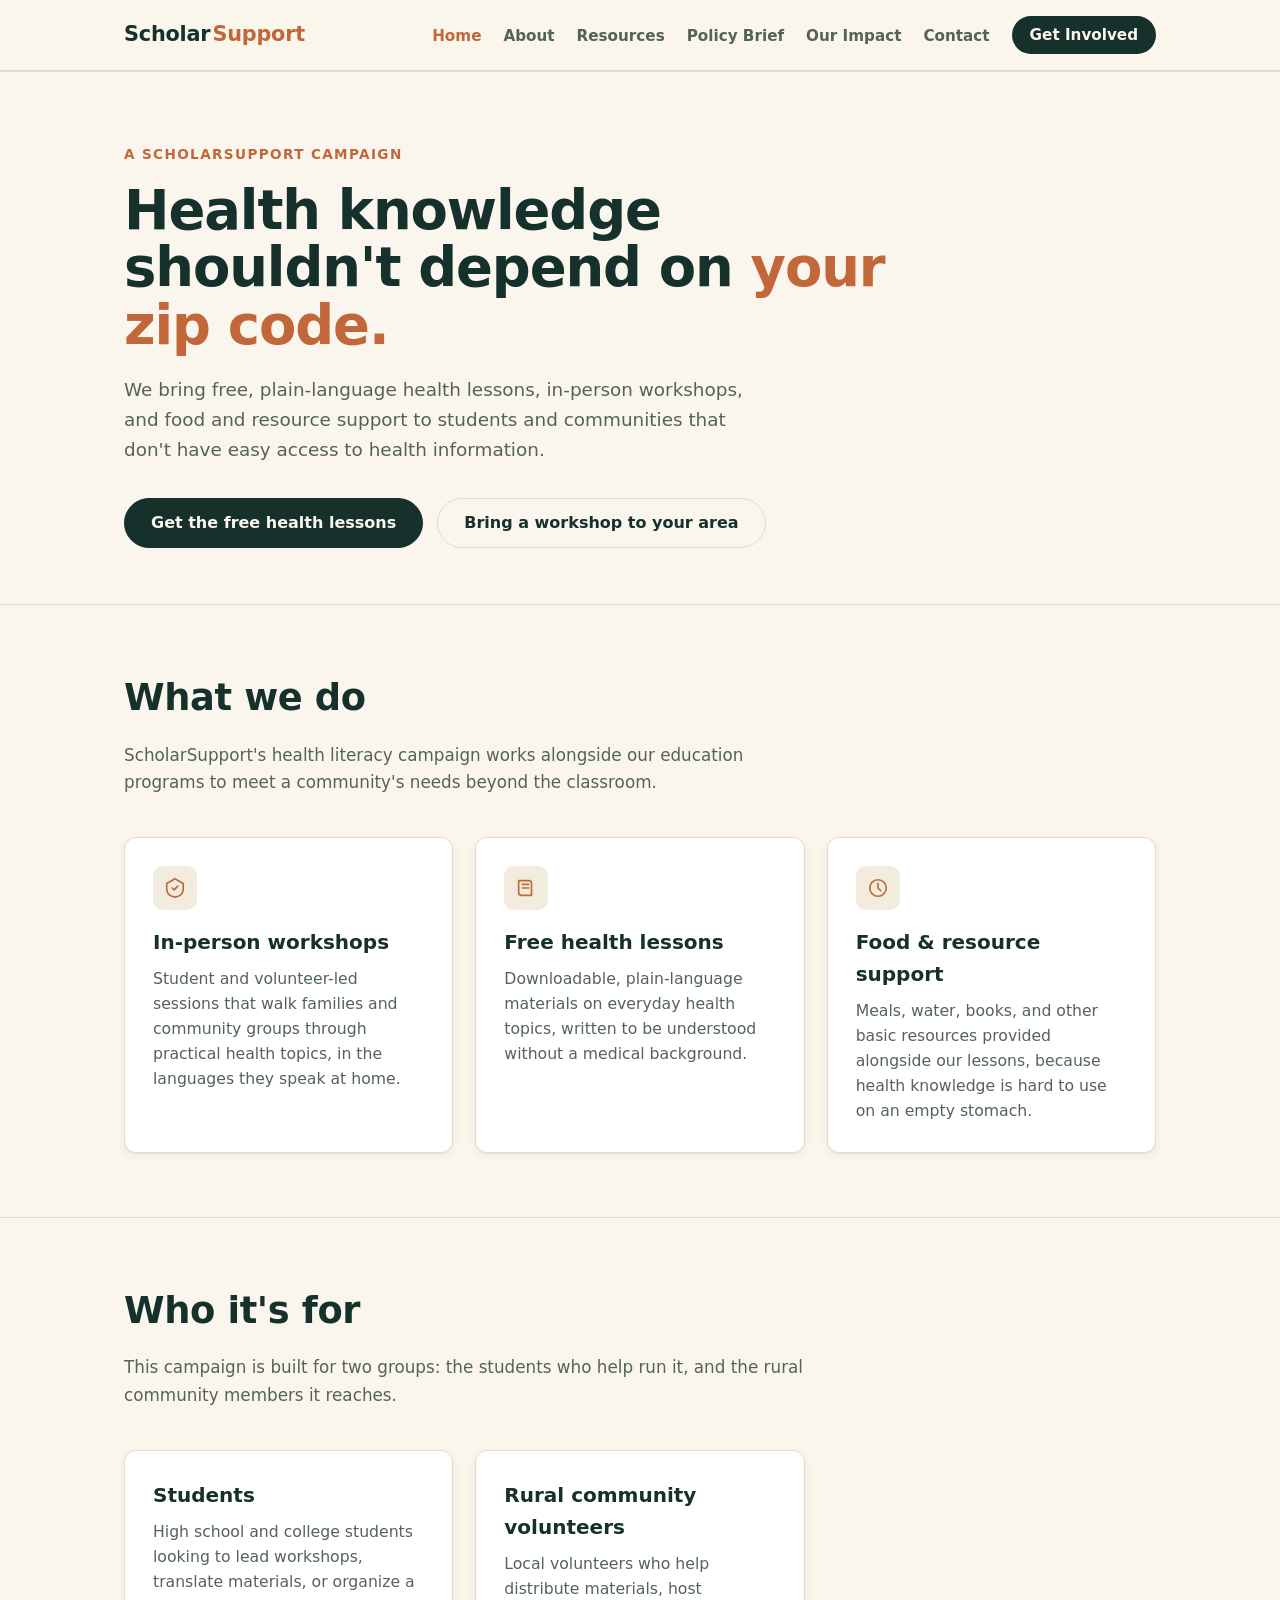
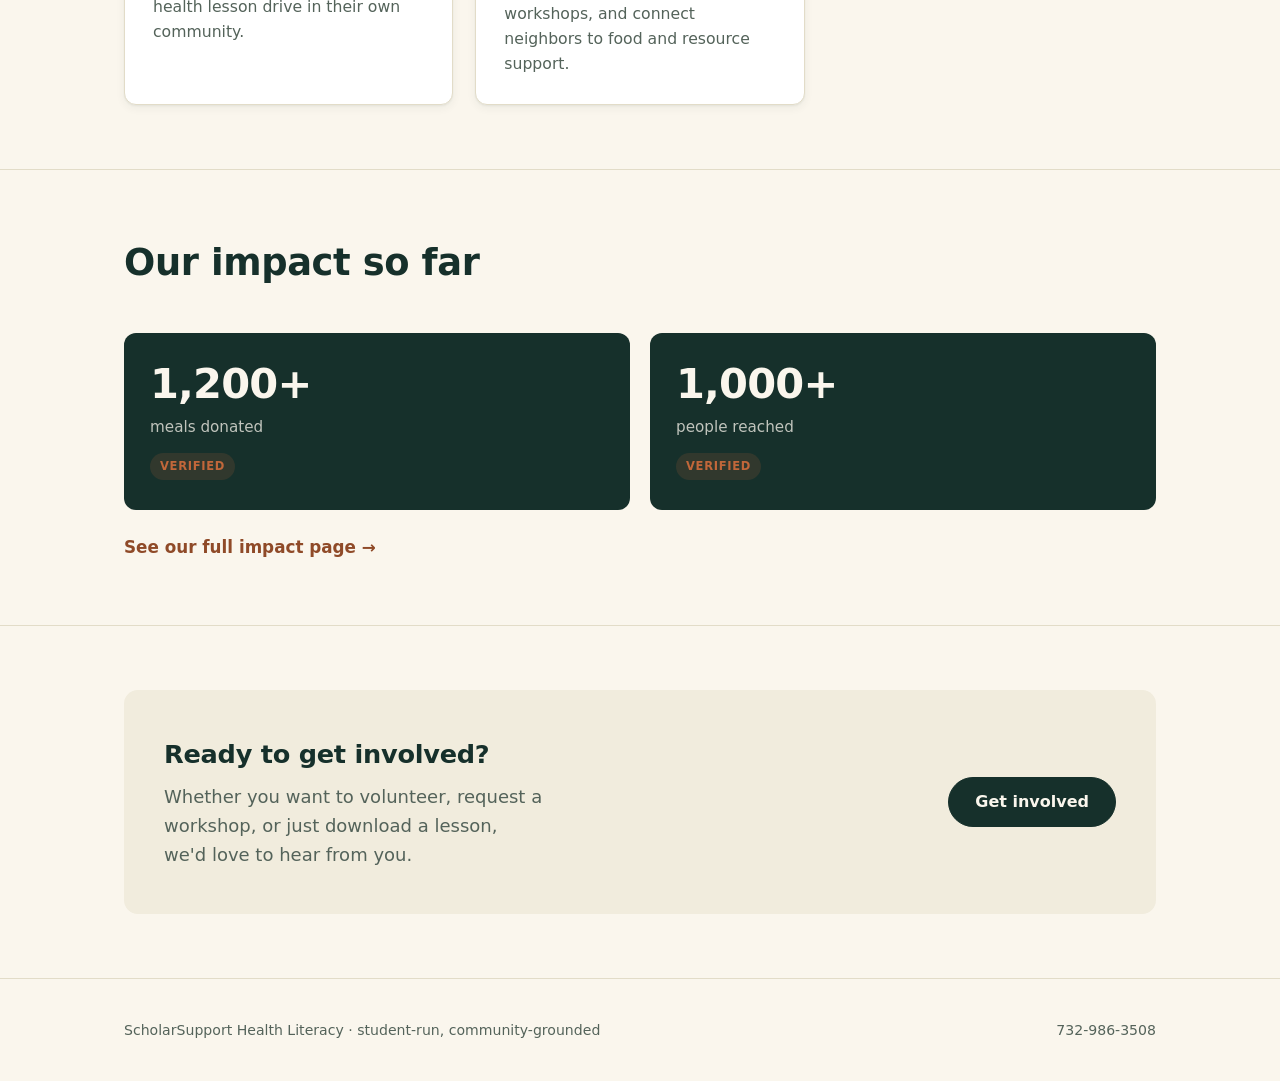
<file: index.html>
<!DOCTYPE html>
<html lang="en">
<head>
<meta charset="UTF-8">
<meta name="viewport" content="width=device-width, initial-scale=1.0">
<title>ScholarSupport Health Literacy | Free Health Lessons for Underserved Communities</title>
<meta name="description" content="ScholarSupport's health literacy campaign brings free, plain-language health lessons, workshops, and food resources to under-resourced and rural communities.">
<link rel="canonical" href="https://scholarsupports.org/">
<meta property="og:type" content="website">
<meta property="og:title" content="ScholarSupport Health Literacy">
<meta property="og:description" content="Free, plain-language health lessons, workshops, and food resources for under-resourced and rural communities.">
<meta property="og:url" content="https://scholarsupports.org/">
<meta property="og:image" content="https://scholarsupports.org/assets/og-image.svg">
<meta name="twitter:card" content="summary_large_image">
<link rel="stylesheet" href="styles.css?v=3">
<script type="application/ld+json">
{
  "@context": "https://schema.org",
  "@type": "NGO",
  "name": "ScholarSupport",
  "url": "https://scholarsupports.org/",
  "telephone": "+1-732-986-3508",
  "description": "Student-run health literacy campaign providing free plain-language health lessons, workshops, and food resources to under-resourced and rural communities.",
  "areaServed": "Under-resourced and rural communities"
}
</script>
</head>
<body>
<a href="#main" class="skip-link">Skip to main content</a>

<header class="site-header">
  <div class="nav-inner">
    <a href="index.html" class="brand">Scholar<em>Support</em></a>
    <ul class="nav-links">
      <li><a href="index.html" aria-current="page">Home</a></li>
      <li><a href="about.html">About</a></li>
      <li><a href="resources.html">Resources</a></li>
      <li><a href="policy-brief.html">Policy Brief</a></li>
      <li><a href="stats.html">Our Impact</a></li>
      <li><a href="contact.html">Contact</a></li>
      <li><a href="get-involved.html" class="nav-cta">Get Involved</a></li>
    </ul>
    <button class="hamburger" id="hamburgerBtn" aria-label="Toggle menu" aria-expanded="false" aria-controls="mobileMenu">
      <span></span><span></span><span></span>
    </button>
  </div>
  <div class="mobile-menu" id="mobileMenu">
    <a href="index.html">Home</a>
    <a href="about.html">About</a>
    <a href="resources.html">Resources</a>
    <a href="policy-brief.html">Policy Brief</a>
    <a href="stats.html">Our Impact</a>
    <a href="contact.html">Contact</a>
    <a href="get-involved.html">Get Involved</a>
  </div>
</header>

<main id="main">

<section class="hero">
  <div class="wrap">
    <div class="eyebrow">A ScholarSupport Campaign</div>
    <h1>Health knowledge shouldn't depend on <em>your zip code.</em></h1>
    <p class="lede">We bring free, plain-language health lessons, in-person workshops, and food and resource support to students and communities that don't have easy access to health information.</p>
    <div class="cta-row">
      <a href="resources.html" class="btn">Get the free health lessons</a>
      <a href="get-involved.html" class="btn btn-outline">Bring a workshop to your area</a>
    </div>
  </div>
</section>

<section aria-labelledby="what-we-do">
  <div class="wrap">
    <div class="section-head reveal">
      <h2 id="what-we-do">What we do</h2>
      <p class="section-sub">ScholarSupport's health literacy campaign works alongside our education programs to meet a community's needs beyond the classroom.</p>
    </div>
    <div class="pillars reveal">
      <div class="pillar">
        <div class="pillar-icon">
          <svg viewBox="0 0 24 24"><path d="M12 2 3 7v6c0 5 4 8 9 9 5-1 9-4 9-9V7l-9-5Z" stroke-linecap="round" stroke-linejoin="round"/><path d="m9 12 2 2 4-4" stroke-linecap="round" stroke-linejoin="round"/></svg>
        </div>
        <h3>In-person workshops</h3>
        <p>Student and volunteer-led sessions that walk families and community groups through practical health topics, in the languages they speak at home.</p>
      </div>
      <div class="pillar">
        <div class="pillar-icon">
          <svg viewBox="0 0 24 24"><path d="M4 4h11a3 3 0 0 1 3 3v13H7a3 3 0 0 1-3-3V4Z" stroke-linecap="round" stroke-linejoin="round"/><path d="M8 8h7M8 12h7" stroke-linecap="round"/></svg>
        </div>
        <h3>Free health lessons</h3>
        <p>Downloadable, plain-language materials on everyday health topics, written to be understood without a medical background.</p>
      </div>
      <div class="pillar">
        <div class="pillar-icon">
          <svg viewBox="0 0 24 24"><circle cx="12" cy="12" r="9"/><path d="M12 7v5l3 3" stroke-linecap="round" stroke-linejoin="round"/></svg>
        </div>
        <h3>Food &amp; resource support</h3>
        <p>Meals, water, books, and other basic resources provided alongside our lessons, because health knowledge is hard to use on an empty stomach.</p>
      </div>
    </div>
  </div>
</section>

<section aria-labelledby="who-its-for">
  <div class="wrap">
    <div class="section-head reveal">
      <h2 id="who-its-for">Who it's for</h2>
      <p class="section-sub">This campaign is built for two groups: the students who help run it, and the rural community members it reaches.</p>
    </div>
    <div class="pillars reveal">
      <div class="pillar">
        <h3>Students</h3>
        <p>High school and college students looking to lead workshops, translate materials, or organize a health lesson drive in their own community.</p>
      </div>
      <div class="pillar">
        <h3>Rural community volunteers</h3>
        <p>Local volunteers who help distribute materials, host workshops, and connect neighbors to food and resource support.</p>
      </div>
    </div>
  </div>
</section>

<section aria-labelledby="impact-teaser">
  <div class="wrap">
    <div class="section-head reveal">
      <h2 id="impact-teaser">Our impact so far</h2>
    </div>
    <div class="stat-grid reveal">
      <div class="stat-card">
        <div class="stat-num">1,200+</div>
        <div class="stat-label">meals donated</div>
        <div class="stat-verified">Verified</div>
      </div>
      <div class="stat-card">
        <div class="stat-num">1,000+</div>
        <div class="stat-label">people reached</div>
        <div class="stat-verified">Verified</div>
      </div>
    </div>
    <p class="section-sub" style="margin-top:24px;"><a href="stats.html" style="color:var(--accent-dim); font-weight:700; text-decoration:none;">See our full impact page →</a></p>
  </div>
</section>

<section aria-labelledby="cta-final">
  <div class="wrap">
    <div class="cta-banner reveal">
      <div>
        <h2 id="cta-final">Ready to get involved?</h2>
        <p>Whether you want to volunteer, request a workshop, or just download a lesson, we'd love to hear from you.</p>
      </div>
      <a href="get-involved.html" class="btn">Get involved</a>
    </div>
  </div>
</section>

</main>

<footer>
  <div class="wrap">
    <div>ScholarSupport Health Literacy · student-run, community-grounded</div>
    <div><a href="tel:+17329863508">732-986-3508</a></div>
  </div>
</footer>

<script src="nav.js"></script>
</body>
</html>
</file>
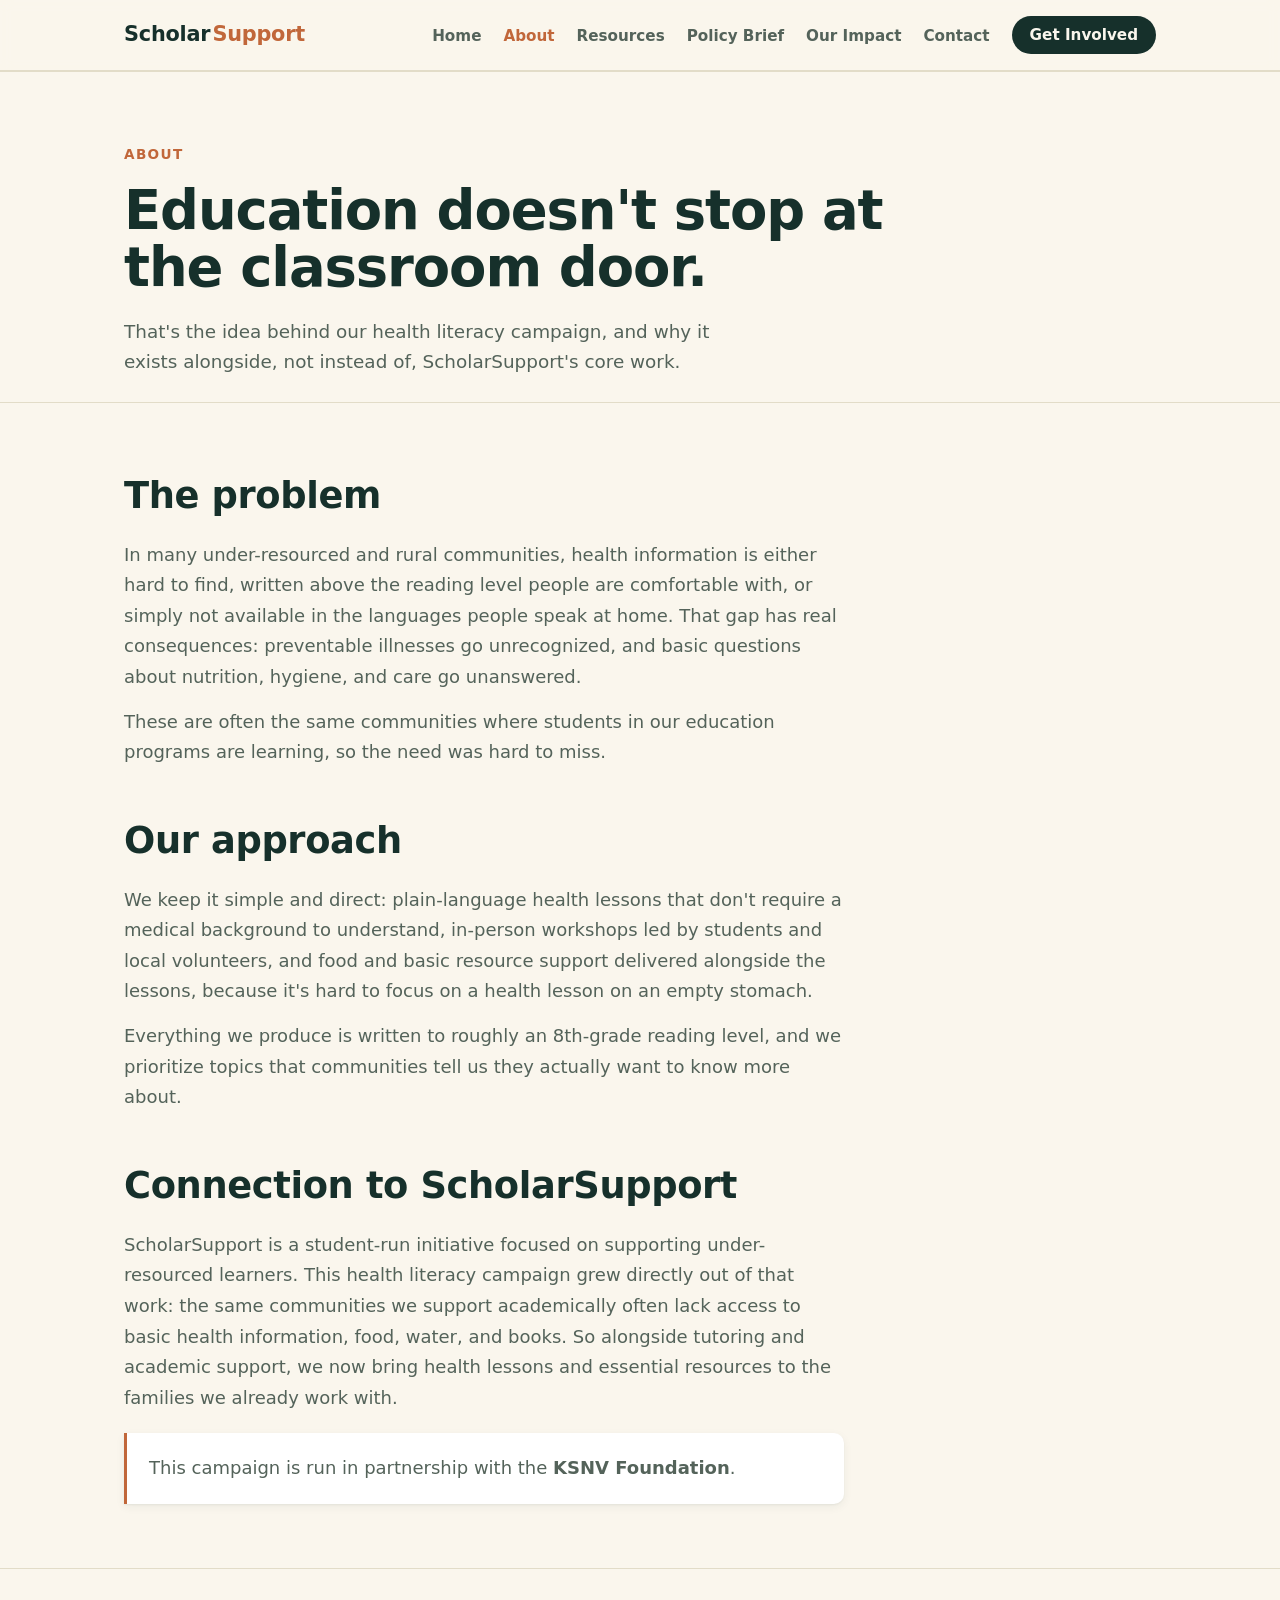
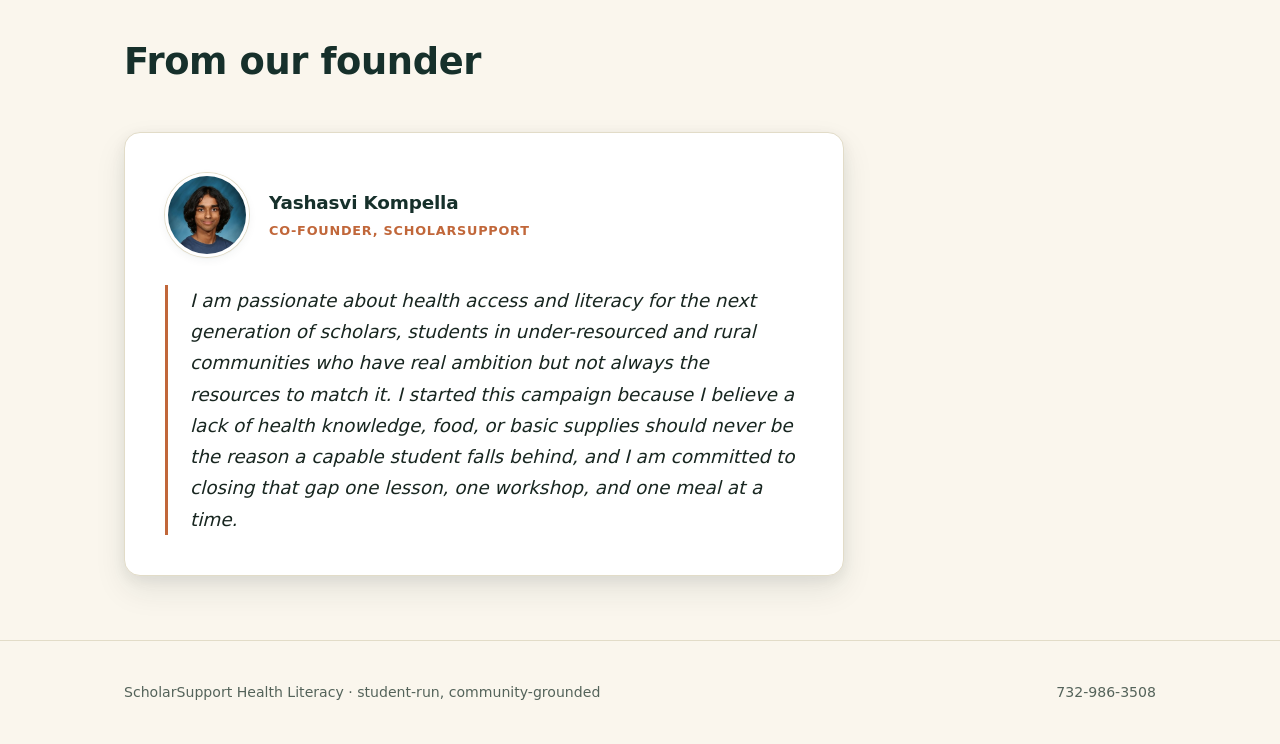
<file: about.html>
<!DOCTYPE html>
<html lang="en">
<head>
<meta charset="UTF-8">
<meta name="viewport" content="width=device-width, initial-scale=1.0">
<title>About | ScholarSupport Health Literacy</title>
<meta name="description" content="The problem we're addressing, how ScholarSupport's health literacy campaign approaches it, and how it connects to ScholarSupport's education work.">
<link rel="canonical" href="https://scholarsupports.org/about.html">
<meta property="og:type" content="website">
<meta property="og:title" content="About | ScholarSupport Health Literacy">
<meta property="og:description" content="The problem we're addressing, how we approach it, and how it connects to ScholarSupport's education work.">
<meta property="og:url" content="https://scholarsupports.org/about.html">
<meta property="og:image" content="https://scholarsupports.org/assets/og-image.svg">
<meta name="twitter:card" content="summary_large_image">
<link rel="stylesheet" href="styles.css?v=3">
<script type="application/ld+json">
{
  "@context": "https://schema.org",
  "@type": "NGO",
  "name": "ScholarSupport",
  "url": "https://scholarsupports.org/",
  "telephone": "+1-732-986-3508"
}
</script>
</head>
<body>
<a href="#main" class="skip-link">Skip to main content</a>

<header class="site-header">
  <div class="nav-inner">
    <a href="index.html" class="brand">Scholar<em>Support</em></a>
    <ul class="nav-links">
      <li><a href="index.html">Home</a></li>
      <li><a href="about.html" aria-current="page">About</a></li>
      <li><a href="resources.html">Resources</a></li>
      <li><a href="policy-brief.html">Policy Brief</a></li>
      <li><a href="stats.html">Our Impact</a></li>
      <li><a href="contact.html">Contact</a></li>
      <li><a href="get-involved.html" class="nav-cta">Get Involved</a></li>
    </ul>
    <button class="hamburger" id="hamburgerBtn" aria-label="Toggle menu" aria-expanded="false" aria-controls="mobileMenu">
      <span></span><span></span><span></span>
    </button>
  </div>
  <div class="mobile-menu" id="mobileMenu">
    <a href="index.html">Home</a>
    <a href="about.html">About</a>
    <a href="resources.html">Resources</a>
    <a href="policy-brief.html">Policy Brief</a>
    <a href="stats.html">Our Impact</a>
    <a href="contact.html">Contact</a>
    <a href="get-involved.html">Get Involved</a>
  </div>
</header>

<main id="main">

<section class="hero" style="padding-bottom:24px;">
  <div class="wrap">
    <div class="eyebrow">About</div>
    <h1>Education doesn't stop at the classroom door.</h1>
    <p class="lede">That's the idea behind our health literacy campaign, and why it exists alongside, not instead of, ScholarSupport's core work.</p>
  </div>
</section>

<section>
  <div class="wrap">
    <div class="about-block reveal">
      <h2>The problem</h2>
      <p>In many under-resourced and rural communities, health information is either hard to find, written above the reading level people are comfortable with, or simply not available in the languages people speak at home. That gap has real consequences: preventable illnesses go unrecognized, and basic questions about nutrition, hygiene, and care go unanswered.</p>
      <p>These are often the same communities where students in our education programs are learning, so the need was hard to miss.</p>
    </div>

    <div class="about-block reveal">
      <h2>Our approach</h2>
      <p>We keep it simple and direct: plain-language health lessons that don't require a medical background to understand, in-person workshops led by students and local volunteers, and food and basic resource support delivered alongside the lessons, because it's hard to focus on a health lesson on an empty stomach.</p>
      <p>Everything we produce is written to roughly an 8th-grade reading level, and we prioritize topics that communities tell us they actually want to know more about.</p>
    </div>

    <div class="about-block reveal">
      <h2>Connection to ScholarSupport</h2>
      <p>ScholarSupport is a student-run initiative focused on supporting under-resourced learners. This health literacy campaign grew directly out of that work: the same communities we support academically often lack access to basic health information, food, water, and books. So alongside tutoring and academic support, we now bring health lessons and essential resources to the families we already work with.</p>
      <div class="partner-note">
        <p>This campaign is run in partnership with the <strong>KSNV Foundation</strong>.</p>
      </div>
    </div>
  </div>
</section>

<section aria-labelledby="founder-heading">
  <div class="wrap">
    <div class="section-head reveal">
      <h2 id="founder-heading">From our founder</h2>
    </div>
    <div class="founder-card reveal">
      <div class="founder-header">
        <img src="assets/yashasvi-kompella.png" alt="Yashasvi Kompella, Co-Founder of ScholarSupport" class="founder-photo">
        <div>
          <div class="founder-name">Yashasvi Kompella</div>
          <div class="founder-role">Co-Founder, ScholarSupport</div>
        </div>
      </div>
      <blockquote class="founder-quote">
        <p>I am passionate about health access and literacy for the next generation of scholars, students in under-resourced and rural communities who have real ambition but not always the resources to match it. I started this campaign because I believe a lack of health knowledge, food, or basic supplies should never be the reason a capable student falls behind, and I am committed to closing that gap one lesson, one workshop, and one meal at a time.</p>
      </blockquote>
    </div>
  </div>
</section>

</main>

<footer>
  <div class="wrap">
    <div>ScholarSupport Health Literacy · student-run, community-grounded</div>
    <div><a href="tel:+17329863508">732-986-3508</a></div>
  </div>
</footer>

<script src="nav.js"></script>
</body>
</html>
</file>
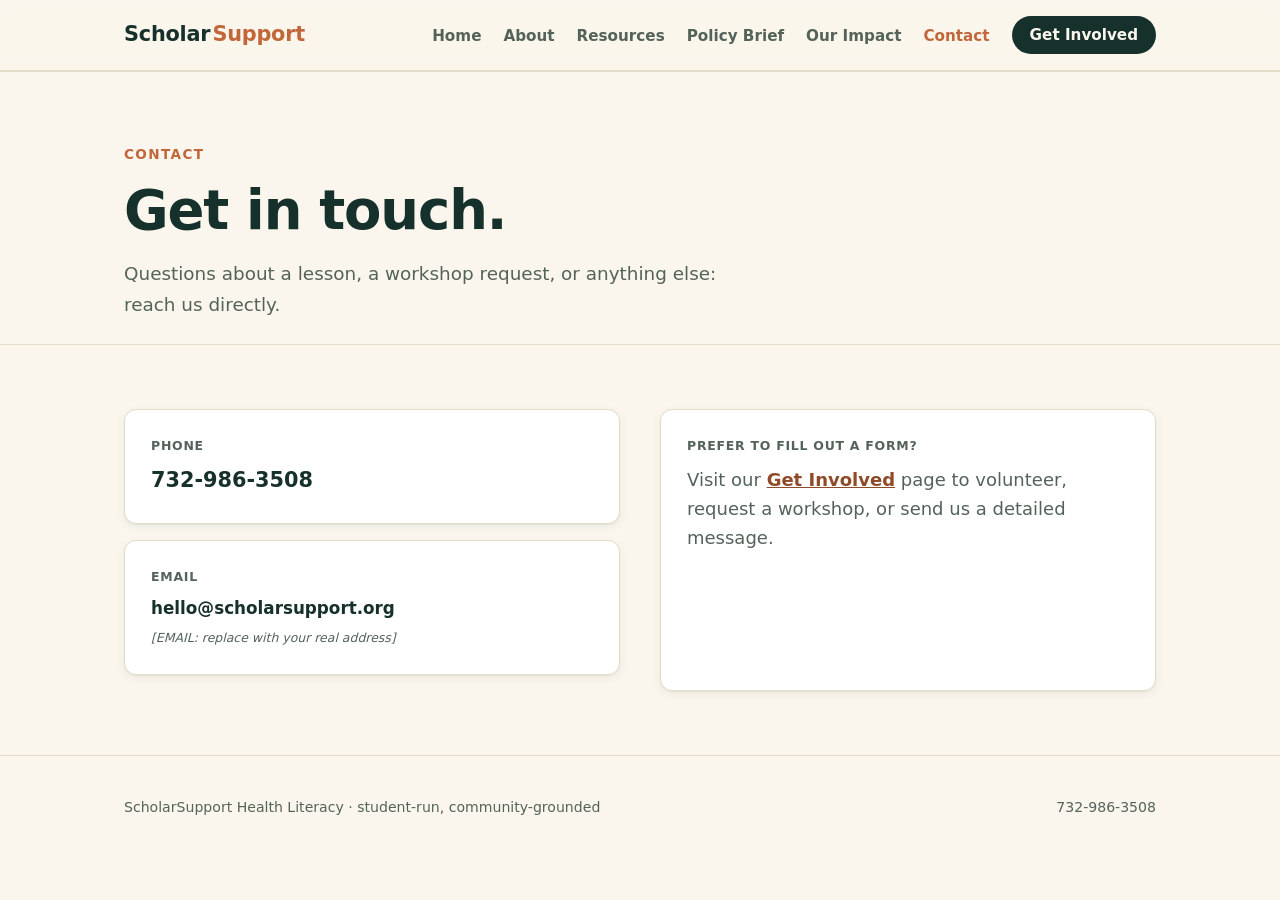
<file: contact.html>
<!DOCTYPE html>
<html lang="en">
<head>
<meta charset="UTF-8">
<meta name="viewport" content="width=device-width, initial-scale=1.0">
<title>Contact | ScholarSupport Health Literacy</title>
<meta name="description" content="Get in touch with ScholarSupport's health literacy campaign by phone or email.">
<link rel="canonical" href="https://scholarsupports.org/contact.html">
<meta property="og:type" content="website">
<meta property="og:title" content="Contact | ScholarSupport Health Literacy">
<meta property="og:description" content="Get in touch by phone or email.">
<meta property="og:url" content="https://scholarsupports.org/contact.html">
<meta property="og:image" content="https://scholarsupports.org/assets/og-image.svg">
<meta name="twitter:card" content="summary_large_image">
<link rel="stylesheet" href="styles.css?v=3">
<script type="application/ld+json">
{
  "@context": "https://schema.org",
  "@type": "NGO",
  "name": "ScholarSupport",
  "url": "https://scholarsupports.org/",
  "telephone": "+1-732-986-3508",
  "contactPoint": {
    "@type": "ContactPoint",
    "telephone": "+1-732-986-3508",
    "contactType": "general inquiries"
  }
}
</script>
</head>
<body>
<a href="#main" class="skip-link">Skip to main content</a>

<header class="site-header">
  <div class="nav-inner">
    <a href="index.html" class="brand">Scholar<em>Support</em></a>
    <ul class="nav-links">
      <li><a href="index.html">Home</a></li>
      <li><a href="about.html">About</a></li>
      <li><a href="resources.html">Resources</a></li>
      <li><a href="policy-brief.html">Policy Brief</a></li>
      <li><a href="stats.html">Our Impact</a></li>
      <li><a href="contact.html" aria-current="page">Contact</a></li>
      <li><a href="get-involved.html" class="nav-cta">Get Involved</a></li>
    </ul>
    <button class="hamburger" id="hamburgerBtn" aria-label="Toggle menu" aria-expanded="false" aria-controls="mobileMenu">
      <span></span><span></span><span></span>
    </button>
  </div>
  <div class="mobile-menu" id="mobileMenu">
    <a href="index.html">Home</a>
    <a href="about.html">About</a>
    <a href="resources.html">Resources</a>
    <a href="policy-brief.html">Policy Brief</a>
    <a href="stats.html">Our Impact</a>
    <a href="contact.html">Contact</a>
    <a href="get-involved.html">Get Involved</a>
  </div>
</header>

<main id="main">

<section class="hero" style="padding-bottom:24px;">
  <div class="wrap">
    <div class="eyebrow">Contact</div>
    <h1>Get in touch.</h1>
    <p class="lede">Questions about a lesson, a workshop request, or anything else: reach us directly.</p>
  </div>
</section>

<section>
  <div class="wrap">
    <div class="contact-grid reveal">
      <div>
        <div class="contact-item">
          <div class="label">Phone</div>
          <div class="value"><a href="tel:+17329863508">732-986-3508</a></div>
        </div>
        <div class="contact-item">
          <div class="label">Email</div>
          <div class="value" style="font-size:1.05rem;"><a href="mailto:hello@scholarsupport.org">hello@scholarsupport.org</a></div>
          <div style="font-size:0.78rem; color:var(--text-dim); margin-top:6px; font-style:italic;">[EMAIL: replace with your real address]</div>
        </div>
      </div>
      <div class="contact-item" style="margin-bottom:0;">
        <div class="label">Prefer to fill out a form?</div>
        <p style="margin-top:10px; color:var(--text-dim);">Visit our <a href="get-involved.html" style="color:var(--accent-dim); font-weight:700;">Get Involved</a> page to volunteer, request a workshop, or send us a detailed message.</p>
      </div>
    </div>
  </div>
</section>

</main>

<footer>
  <div class="wrap">
    <div>ScholarSupport Health Literacy · student-run, community-grounded</div>
    <div><a href="tel:+17329863508">732-986-3508</a></div>
  </div>
</footer>

<script src="nav.js"></script>
</body>
</html>
</file>
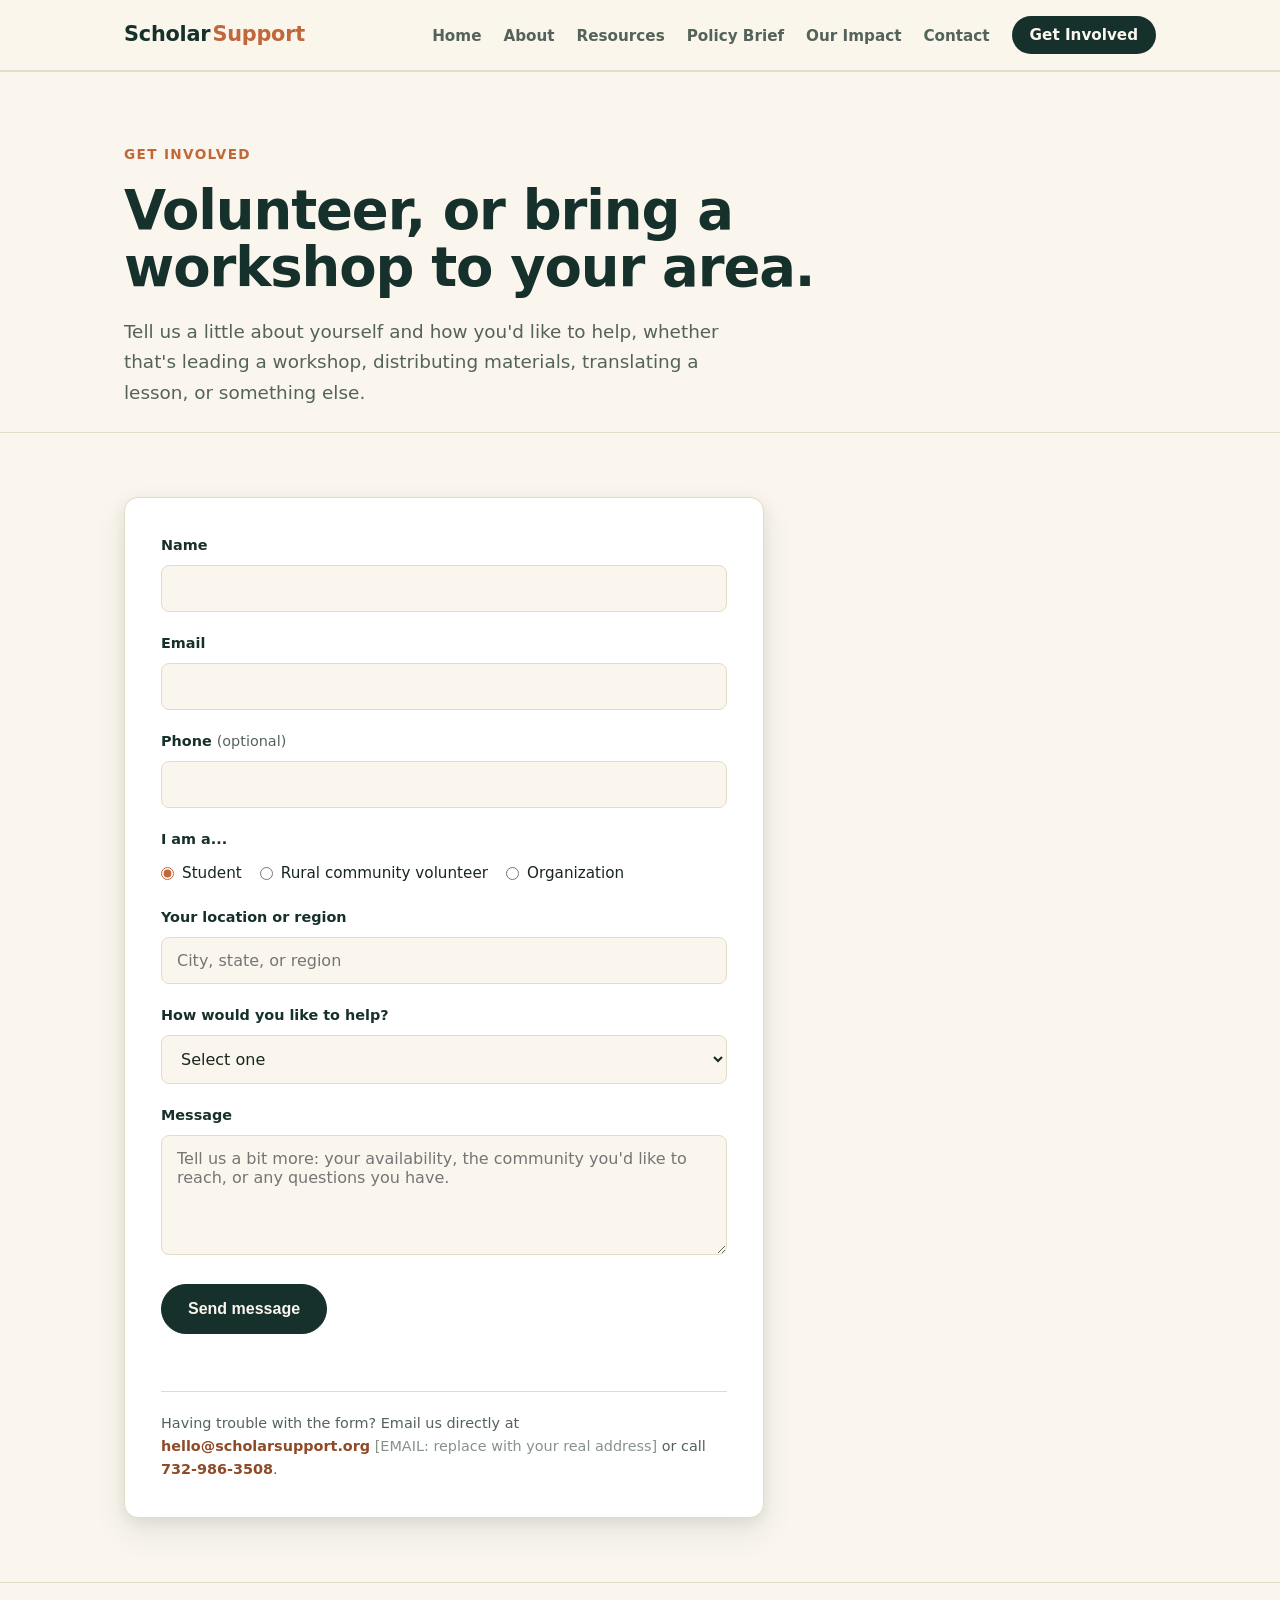
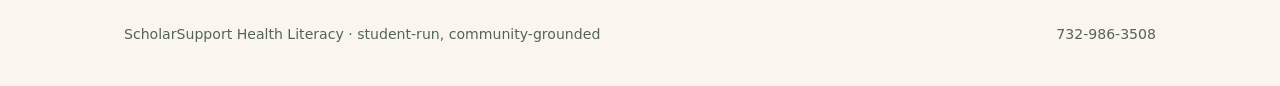
<file: get-involved.html>
<!DOCTYPE html>
<html lang="en">
<head>
<meta charset="UTF-8">
<meta name="viewport" content="width=device-width, initial-scale=1.0">
<title>Get Involved | ScholarSupport Health Literacy</title>
<meta name="description" content="Volunteer, request a workshop for your community, or ask how to help with ScholarSupport's health literacy campaign.">
<link rel="canonical" href="https://scholarsupports.org/get-involved.html">
<meta property="og:type" content="website">
<meta property="og:title" content="Get Involved | ScholarSupport Health Literacy">
<meta property="og:description" content="Volunteer, request a workshop, or ask how to help.">
<meta property="og:url" content="https://scholarsupports.org/get-involved.html">
<meta property="og:image" content="https://scholarsupports.org/assets/og-image.svg">
<meta name="twitter:card" content="summary_large_image">
<link rel="stylesheet" href="styles.css?v=3">
<script type="application/ld+json">
{
  "@context": "https://schema.org",
  "@type": "NGO",
  "name": "ScholarSupport",
  "url": "https://scholarsupports.org/",
  "telephone": "+1-732-986-3508"
}
</script>
</head>
<body>
<a href="#main" class="skip-link">Skip to main content</a>

<header class="site-header">
  <div class="nav-inner">
    <a href="index.html" class="brand">Scholar<em>Support</em></a>
    <ul class="nav-links">
      <li><a href="index.html">Home</a></li>
      <li><a href="about.html">About</a></li>
      <li><a href="resources.html">Resources</a></li>
      <li><a href="policy-brief.html">Policy Brief</a></li>
      <li><a href="stats.html">Our Impact</a></li>
      <li><a href="contact.html">Contact</a></li>
      <li><a href="get-involved.html" class="nav-cta" aria-current="page">Get Involved</a></li>
    </ul>
    <button class="hamburger" id="hamburgerBtn" aria-label="Toggle menu" aria-expanded="false" aria-controls="mobileMenu">
      <span></span><span></span><span></span>
    </button>
  </div>
  <div class="mobile-menu" id="mobileMenu">
    <a href="index.html">Home</a>
    <a href="about.html">About</a>
    <a href="resources.html">Resources</a>
    <a href="policy-brief.html">Policy Brief</a>
    <a href="stats.html">Our Impact</a>
    <a href="contact.html">Contact</a>
    <a href="get-involved.html">Get Involved</a>
  </div>
</header>

<main id="main">

<section class="hero" style="padding-bottom:24px;">
  <div class="wrap">
    <div class="eyebrow">Get Involved</div>
    <h1>Volunteer, or bring a workshop to your area.</h1>
    <p class="lede">Tell us a little about yourself and how you'd like to help, whether that's leading a workshop, distributing materials, translating a lesson, or something else.</p>
  </div>
</section>

<section>
  <div class="wrap">
    <div class="form-card reveal">

      <!--
        Replace the placeholder below with your real Formspree endpoint:
        1. Create a free account at https://formspree.io
        2. Create a form and copy its endpoint, e.g. https://formspree.io/f/abcdwxyz
        3. Paste it into the action attribute here.
      -->
      <form action="https://formspree.io/f/YOUR_FORM_ID" method="POST" id="involveForm">
        <input type="text" name="_gotcha" class="hp-field" tabindex="-1" autocomplete="off">
        <input type="hidden" name="_subject" value="New Get Involved submission - ScholarSupport">

        <div class="field">
          <label for="name">Name</label>
          <input type="text" id="name" name="name" required autocomplete="name">
        </div>

        <div class="field">
          <label for="email">Email</label>
          <input type="email" id="email" name="email" required autocomplete="email">
        </div>

        <div class="field">
          <label for="phone">Phone <span style="font-weight:400; color:var(--text-dim);">(optional)</span></label>
          <input type="tel" id="phone" name="phone" autocomplete="tel">
        </div>

        <fieldset>
          <legend>I am a...</legend>
          <div class="radio-row">
            <label class="radio-option"><input type="radio" name="role" value="Student" checked> Student</label>
            <label class="radio-option"><input type="radio" name="role" value="Rural community volunteer"> Rural community volunteer</label>
            <label class="radio-option"><input type="radio" name="role" value="Organization"> Organization</label>
          </div>
        </fieldset>

        <div class="field">
          <label for="location">Your location or region</label>
          <input type="text" id="location" name="location" required placeholder="City, state, or region">
        </div>

        <div class="field">
          <label for="help-type">How would you like to help?</label>
          <select id="help-type" name="help_type" required>
            <option value="" disabled selected>Select one</option>
            <option>Lead a workshop</option>
            <option>Request a workshop for my community</option>
            <option>Distribute materials</option>
            <option>Translate a lesson</option>
            <option>Volunteer generally</option>
            <option>Other</option>
          </select>
        </div>

        <div class="field">
          <label for="message">Message</label>
          <textarea id="message" name="message" placeholder="Tell us a bit more: your availability, the community you'd like to reach, or any questions you have."></textarea>
        </div>

        <button type="submit" class="btn">Send message</button>
        <div class="form-status" role="status" id="formStatus"></div>
      </form>

      <div class="fallback-note">
        Having trouble with the form? Email us directly at
        <a href="mailto:hello@scholarsupport.org?subject=Get%20Involved%20-%20Health%20Literacy%20Campaign">hello@scholarsupport.org</a>
        <span style="opacity:0.7;">[EMAIL: replace with your real address]</span>
        or call <a href="tel:+17329863508">732-986-3508</a>.
      </div>
    </div>
  </div>
</section>

</main>

<footer>
  <div class="wrap">
    <div>ScholarSupport Health Literacy · student-run, community-grounded</div>
    <div><a href="tel:+17329863508">732-986-3508</a></div>
  </div>
</footer>

<script src="nav.js"></script>
<script src="forms.js"></script>
</body>
</html>
</file>
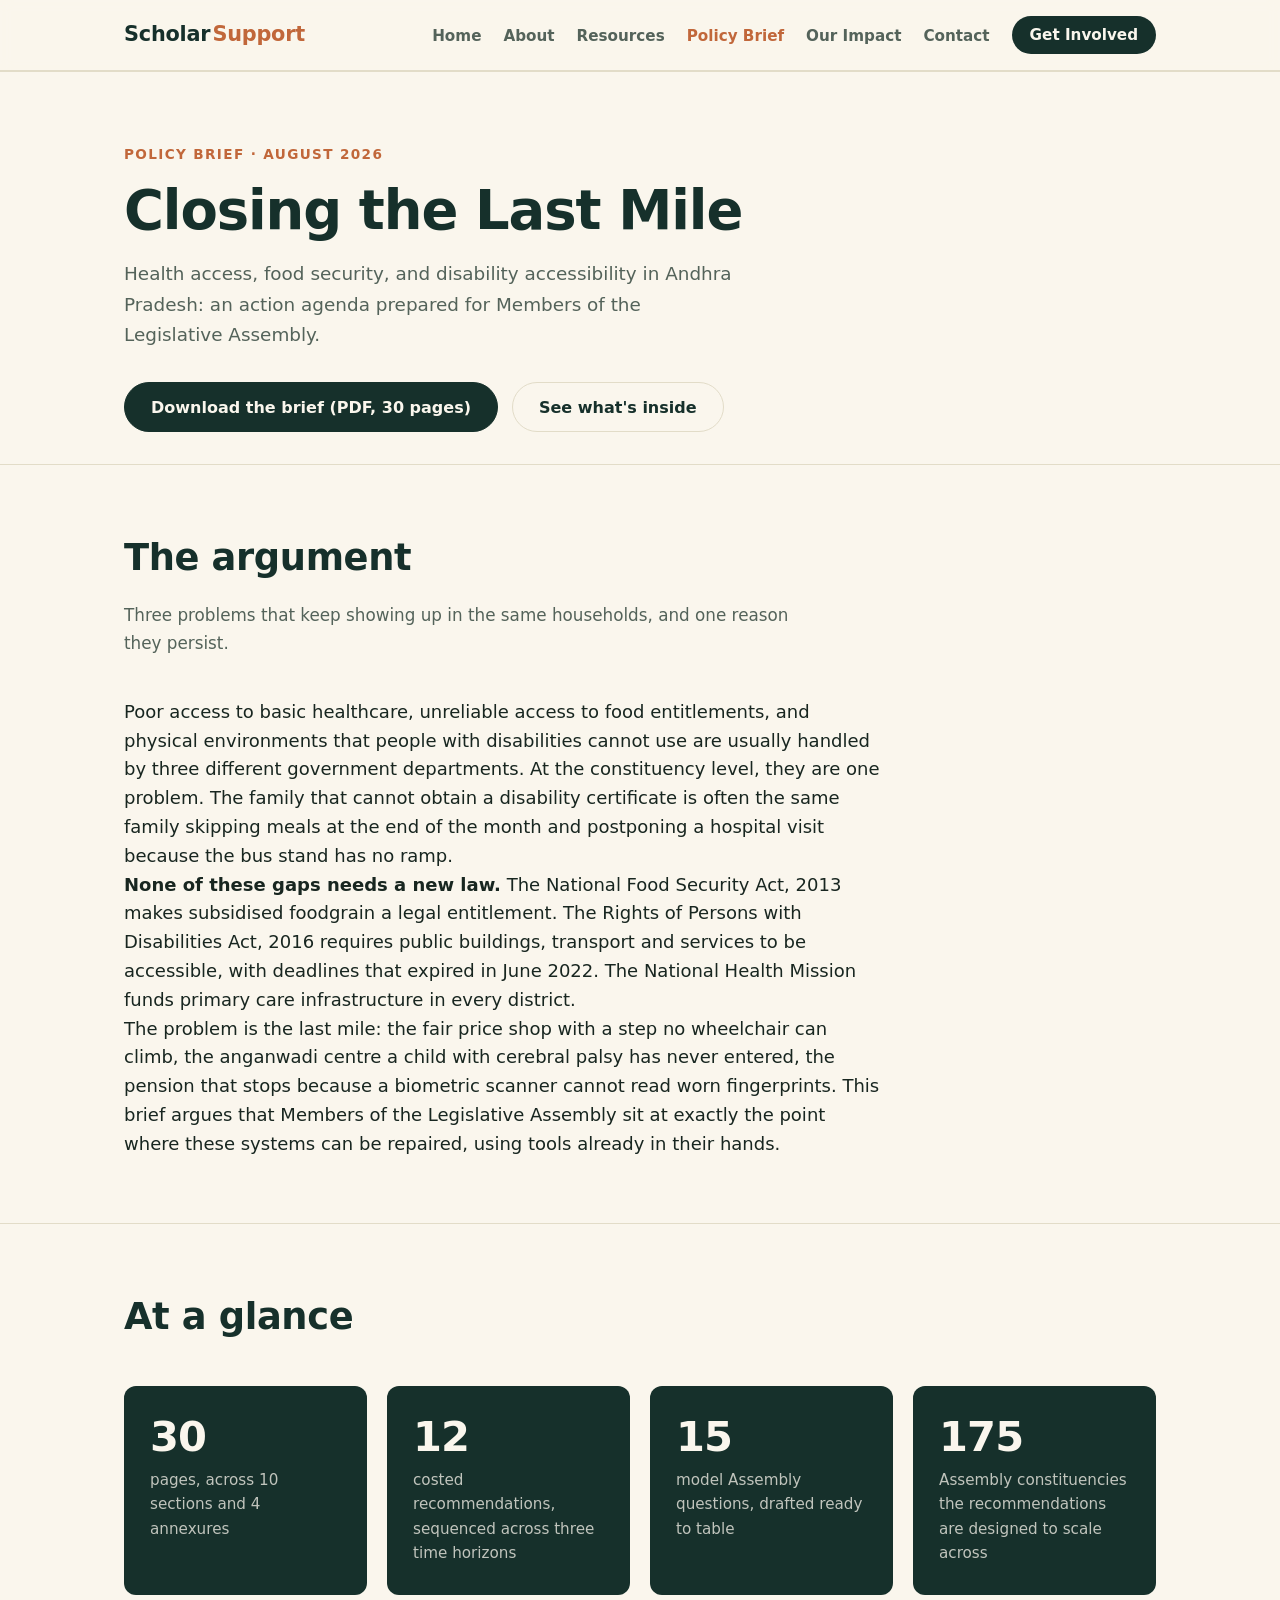
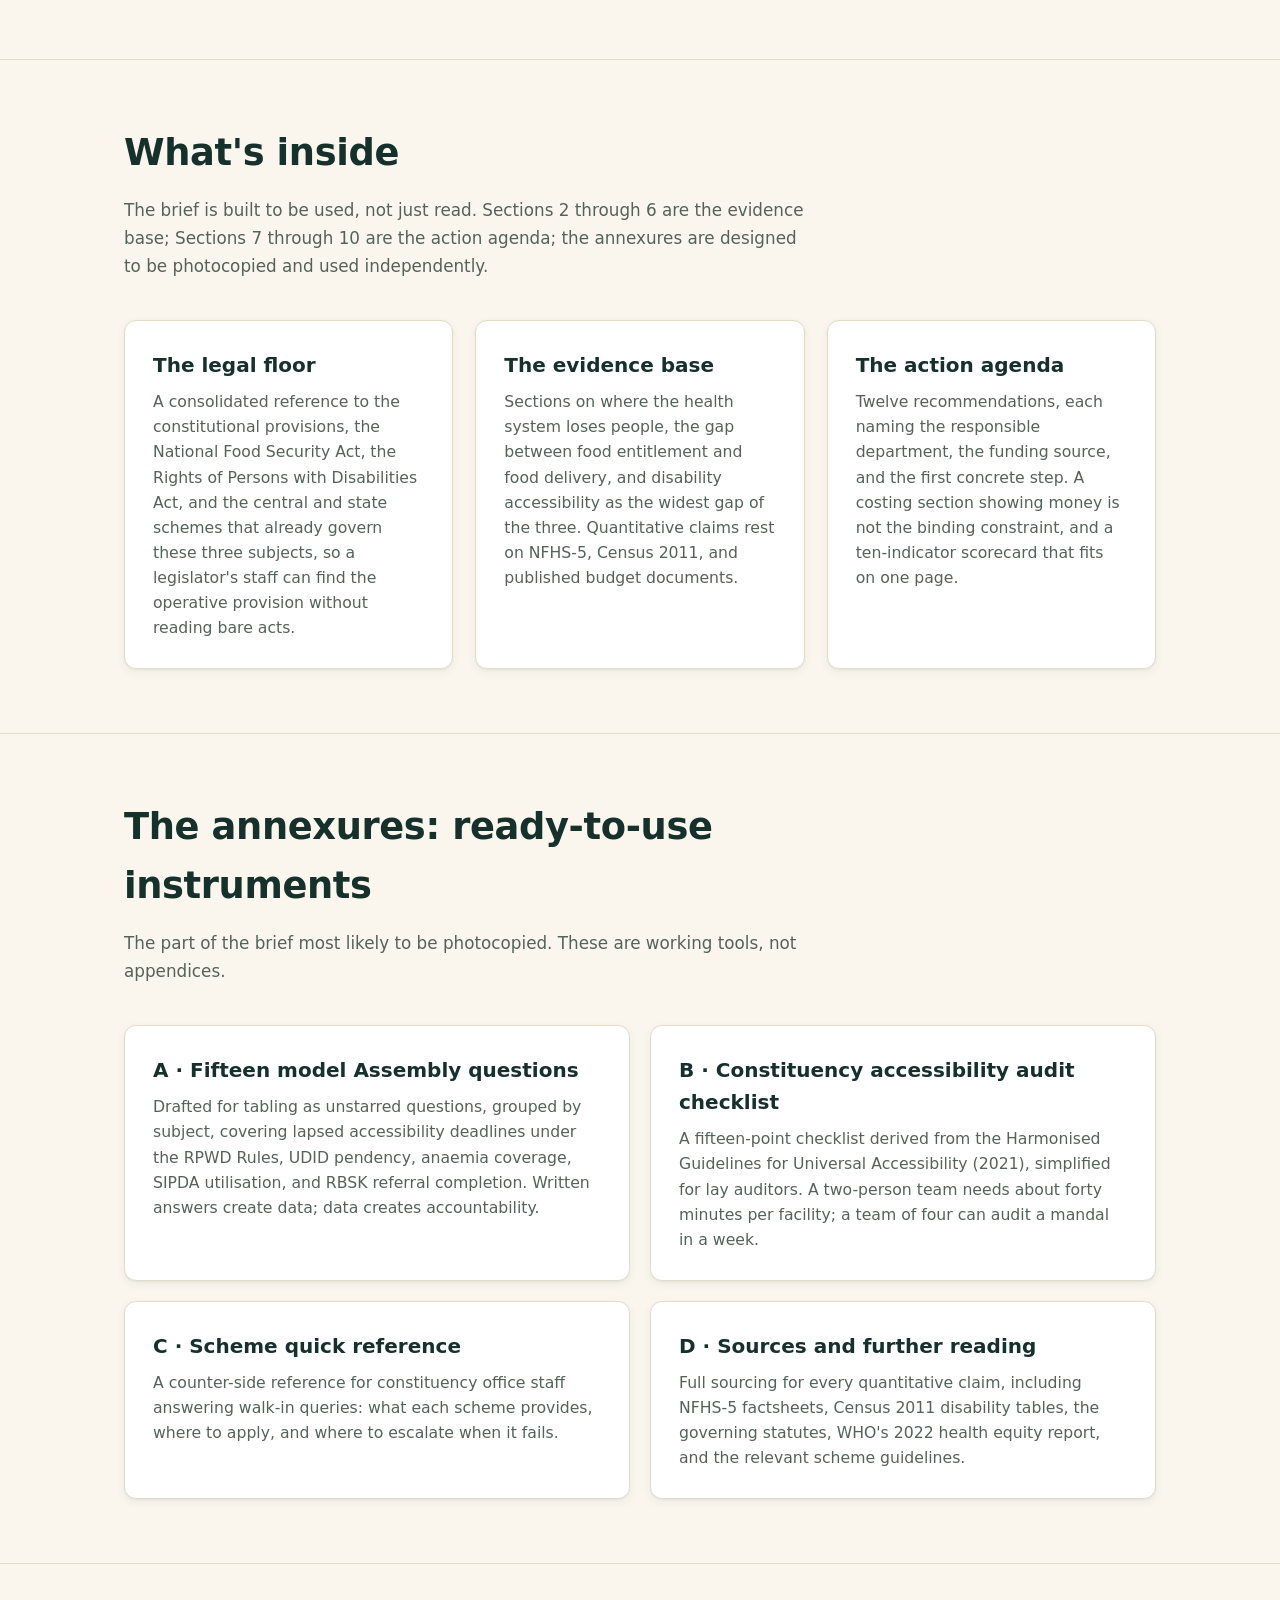
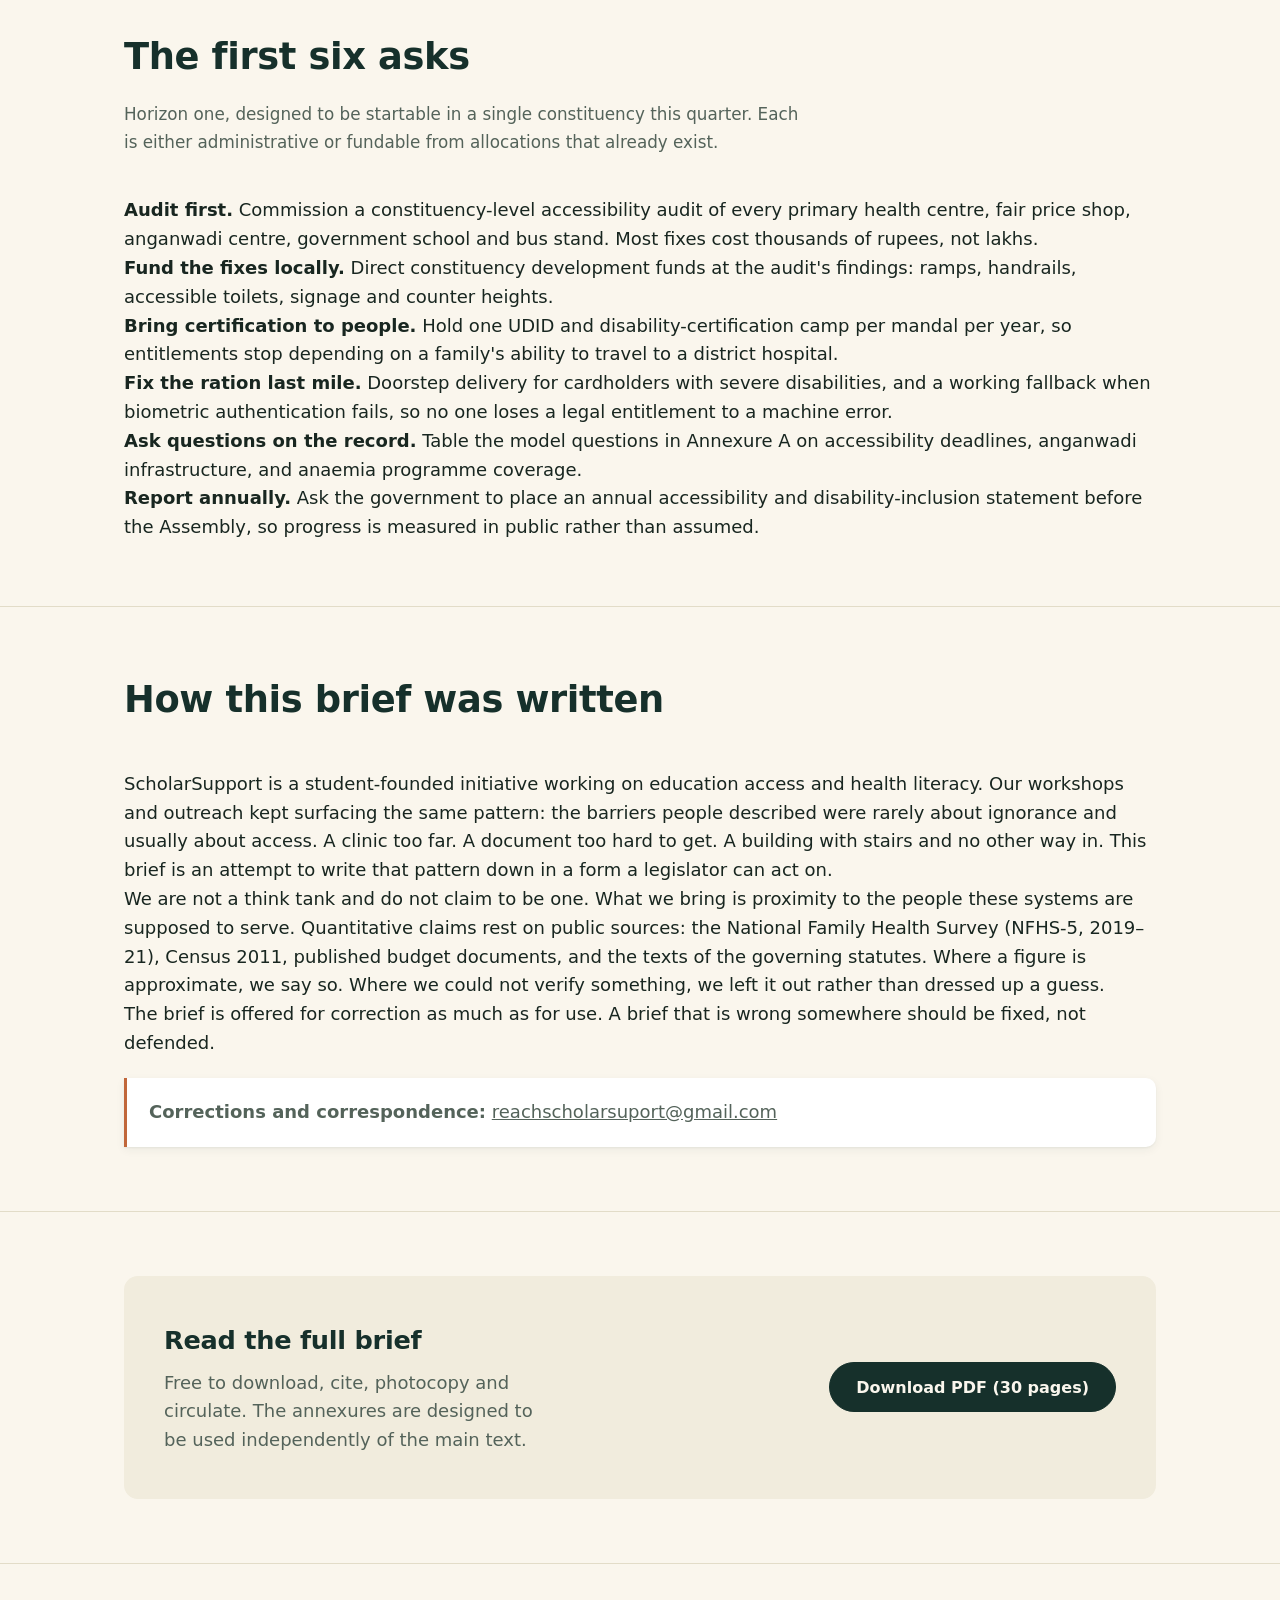
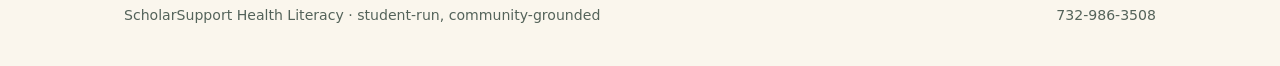
<file: policy-brief.html>
<!DOCTYPE html>
<html lang="en">
<head>
<meta charset="UTF-8">
<meta name="viewport" content="width=device-width, initial-scale=1.0">
<title>Policy Brief | ScholarSupport Health Literacy</title>
<meta name="description" content="Closing the Last Mile: a 30-page policy brief prepared for Members of the Legislative Assembly in Andhra Pradesh on health access, food security, and disability accessibility. Free to download.">
<link rel="canonical" href="https://scholarsupports.org/policy-brief.html">
<meta property="og:type" content="article">
<meta property="og:title" content="Closing the Last Mile | ScholarSupport Policy Brief">
<meta property="og:description" content="A policy brief for legislators on health access, food security, and disability accessibility in Andhra Pradesh, with 12 costed recommendations and ready-to-table Assembly questions.">
<meta property="og:url" content="https://scholarsupports.org/policy-brief.html">
<meta property="og:image" content="https://scholarsupports.org/assets/og-image.svg">
<meta name="twitter:card" content="summary_large_image">
<link rel="stylesheet" href="styles.css?v=3">
<script type="application/ld+json">
{
  "@context": "https://schema.org",
  "@type": "Report",
  "name": "Closing the Last Mile: Health Access, Food Security and Disability Accessibility in Andhra Pradesh",
  "author": { "@type": "Organization", "name": "ScholarSupport" },
  "datePublished": "2026-08",
  "inLanguage": "en",
  "about": "Health access, food security, and disability accessibility policy in Andhra Pradesh, India",
  "url": "https://scholarsupports.org/policy-brief.html"
}
</script>
</head>
<body>
<a href="#main" class="skip-link">Skip to main content</a>

<header class="site-header">
  <div class="nav-inner">
    <a href="index.html" class="brand">Scholar<em>Support</em></a>
    <ul class="nav-links">
      <li><a href="index.html">Home</a></li>
      <li><a href="about.html">About</a></li>
      <li><a href="resources.html">Resources</a></li>
      <li><a href="policy-brief.html" aria-current="page">Policy Brief</a></li>
      <li><a href="stats.html">Our Impact</a></li>
      <li><a href="contact.html">Contact</a></li>
      <li><a href="get-involved.html" class="nav-cta">Get Involved</a></li>
    </ul>
    <button class="hamburger" id="hamburgerBtn" aria-label="Toggle menu" aria-expanded="false" aria-controls="mobileMenu">
      <span></span><span></span><span></span>
    </button>
  </div>
  <div class="mobile-menu" id="mobileMenu">
    <a href="index.html">Home</a>
    <a href="about.html">About</a>
    <a href="resources.html">Resources</a>
    <a href="policy-brief.html">Policy Brief</a>
    <a href="stats.html">Our Impact</a>
    <a href="contact.html">Contact</a>
    <a href="get-involved.html">Get Involved</a>
  </div>
</header>

<main id="main">

<section class="hero" style="padding-bottom:32px;">
  <div class="wrap">
    <div class="eyebrow">Policy Brief · August 2026</div>
    <h1>Closing the Last Mile</h1>
    <p class="lede">Health access, food security, and disability accessibility in Andhra Pradesh: an action agenda prepared for Members of the Legislative Assembly.</p>
    <div class="cta-row">
      <a href="assets/briefs/scholarsupport-closing-the-last-mile-2026.pdf" class="btn" download>Download the brief (PDF, 30 pages)</a>
      <a href="#whats-inside" class="btn btn-outline">See what's inside</a>
    </div>
  </div>
</section>

<section aria-labelledby="the-argument">
  <div class="wrap">
    <div class="section-head reveal">
      <h2 id="the-argument">The argument</h2>
      <p class="section-sub">Three problems that keep showing up in the same households, and one reason they persist.</p>
    </div>
    <div class="prose reveal" style="max-width:760px;">
      <p>Poor access to basic healthcare, unreliable access to food entitlements, and physical environments that people with disabilities cannot use are usually handled by three different government departments. At the constituency level, they are one problem. The family that cannot obtain a disability certificate is often the same family skipping meals at the end of the month and postponing a hospital visit because the bus stand has no ramp.</p>
      <p><strong>None of these gaps needs a new law.</strong> The National Food Security Act, 2013 makes subsidised foodgrain a legal entitlement. The Rights of Persons with Disabilities Act, 2016 requires public buildings, transport and services to be accessible, with deadlines that expired in June 2022. The National Health Mission funds primary care infrastructure in every district.</p>
      <p>The problem is the last mile: the fair price shop with a step no wheelchair can climb, the anganwadi centre a child with cerebral palsy has never entered, the pension that stops because a biometric scanner cannot read worn fingerprints. This brief argues that Members of the Legislative Assembly sit at exactly the point where these systems can be repaired, using tools already in their hands.</p>
    </div>
  </div>
</section>

<section aria-labelledby="at-a-glance">
  <div class="wrap">
    <div class="section-head reveal">
      <h2 id="at-a-glance">At a glance</h2>
    </div>
    <div class="stat-grid reveal">
      <div class="stat-card">
        <div class="stat-num">30</div>
        <div class="stat-label">pages, across 10 sections and 4 annexures</div>
      </div>
      <div class="stat-card">
        <div class="stat-num">12</div>
        <div class="stat-label">costed recommendations, sequenced across three time horizons</div>
      </div>
      <div class="stat-card">
        <div class="stat-num">15</div>
        <div class="stat-label">model Assembly questions, drafted ready to table</div>
      </div>
      <div class="stat-card">
        <div class="stat-num">175</div>
        <div class="stat-label">Assembly constituencies the recommendations are designed to scale across</div>
      </div>
    </div>
  </div>
</section>

<section aria-labelledby="whats-inside">
  <div class="wrap">
    <div class="section-head reveal">
      <h2 id="whats-inside">What's inside</h2>
      <p class="section-sub">The brief is built to be used, not just read. Sections 2 through 6 are the evidence base; Sections 7 through 10 are the action agenda; the annexures are designed to be photocopied and used independently.</p>
    </div>
    <div class="pillars reveal">
      <div class="pillar">
        <h3>The legal floor</h3>
        <p>A consolidated reference to the constitutional provisions, the National Food Security Act, the Rights of Persons with Disabilities Act, and the central and state schemes that already govern these three subjects, so a legislator's staff can find the operative provision without reading bare acts.</p>
      </div>
      <div class="pillar">
        <h3>The evidence base</h3>
        <p>Sections on where the health system loses people, the gap between food entitlement and food delivery, and disability accessibility as the widest gap of the three. Quantitative claims rest on NFHS-5, Census 2011, and published budget documents.</p>
      </div>
      <div class="pillar">
        <h3>The action agenda</h3>
        <p>Twelve recommendations, each naming the responsible department, the funding source, and the first concrete step. A costing section showing money is not the binding constraint, and a ten-indicator scorecard that fits on one page.</p>
      </div>
    </div>
  </div>
</section>

<section aria-labelledby="annexures">
  <div class="wrap">
    <div class="section-head reveal">
      <h2 id="annexures">The annexures: ready-to-use instruments</h2>
      <p class="section-sub">The part of the brief most likely to be photocopied. These are working tools, not appendices.</p>
    </div>
    <div class="info-grid reveal" style="display:grid; grid-template-columns:repeat(2,1fr); gap:20px;">
      <div class="pillar">
        <h3>A · Fifteen model Assembly questions</h3>
        <p>Drafted for tabling as unstarred questions, grouped by subject, covering lapsed accessibility deadlines under the RPWD Rules, UDID pendency, anaemia coverage, SIPDA utilisation, and RBSK referral completion. Written answers create data; data creates accountability.</p>
      </div>
      <div class="pillar">
        <h3>B · Constituency accessibility audit checklist</h3>
        <p>A fifteen-point checklist derived from the Harmonised Guidelines for Universal Accessibility (2021), simplified for lay auditors. A two-person team needs about forty minutes per facility; a team of four can audit a mandal in a week.</p>
      </div>
      <div class="pillar">
        <h3>C · Scheme quick reference</h3>
        <p>A counter-side reference for constituency office staff answering walk-in queries: what each scheme provides, where to apply, and where to escalate when it fails.</p>
      </div>
      <div class="pillar">
        <h3>D · Sources and further reading</h3>
        <p>Full sourcing for every quantitative claim, including NFHS-5 factsheets, Census 2011 disability tables, the governing statutes, WHO's 2022 health equity report, and the relevant scheme guidelines.</p>
      </div>
    </div>
  </div>
</section>

<section aria-labelledby="first-asks">
  <div class="wrap">
    <div class="section-head reveal">
      <h2 id="first-asks">The first six asks</h2>
      <p class="section-sub">Horizon one, designed to be startable in a single constituency this quarter. Each is either administrative or fundable from allocations that already exist.</p>
    </div>
    <div class="prose reveal">
      <ul class="limitation-list">
        <li><strong>Audit first.</strong> Commission a constituency-level accessibility audit of every primary health centre, fair price shop, anganwadi centre, government school and bus stand. Most fixes cost thousands of rupees, not lakhs.</li>
        <li><strong>Fund the fixes locally.</strong> Direct constituency development funds at the audit's findings: ramps, handrails, accessible toilets, signage and counter heights.</li>
        <li><strong>Bring certification to people.</strong> Hold one UDID and disability-certification camp per mandal per year, so entitlements stop depending on a family's ability to travel to a district hospital.</li>
        <li><strong>Fix the ration last mile.</strong> Doorstep delivery for cardholders with severe disabilities, and a working fallback when biometric authentication fails, so no one loses a legal entitlement to a machine error.</li>
        <li><strong>Ask questions on the record.</strong> Table the model questions in Annexure A on accessibility deadlines, anganwadi infrastructure, and anaemia programme coverage.</li>
        <li><strong>Report annually.</strong> Ask the government to place an annual accessibility and disability-inclusion statement before the Assembly, so progress is measured in public rather than assumed.</li>
      </ul>
    </div>
  </div>
</section>

<section aria-labelledby="how-we-wrote-it">
  <div class="wrap">
    <div class="section-head reveal">
      <h2 id="how-we-wrote-it">How this brief was written</h2>
    </div>
    <div class="prose reveal">
      <p>ScholarSupport is a student-founded initiative working on education access and health literacy. Our workshops and outreach kept surfacing the same pattern: the barriers people described were rarely about ignorance and usually about access. A clinic too far. A document too hard to get. A building with stairs and no other way in. This brief is an attempt to write that pattern down in a form a legislator can act on.</p>
      <p>We are not a think tank and do not claim to be one. What we bring is proximity to the people these systems are supposed to serve. Quantitative claims rest on public sources: the National Family Health Survey (NFHS-5, 2019–21), Census 2011, published budget documents, and the texts of the governing statutes. Where a figure is approximate, we say so. Where we could not verify something, we left it out rather than dressed up a guess.</p>
      <p>The brief is offered for correction as much as for use. A brief that is wrong somewhere should be fixed, not defended.</p>
      <div class="partner-note">
        <p><strong>Corrections and correspondence:</strong> <a href="mailto:reachscholarsuport@gmail.com">reachscholarsuport@gmail.com</a></p>
      </div>
    </div>
  </div>
</section>

<section aria-labelledby="download-cta">
  <div class="wrap">
    <div class="cta-banner reveal">
      <div>
        <h2 id="download-cta">Read the full brief</h2>
        <p>Free to download, cite, photocopy and circulate. The annexures are designed to be used independently of the main text.</p>
      </div>
      <a href="assets/briefs/scholarsupport-closing-the-last-mile-2026.pdf" class="btn" download>Download PDF (30 pages)</a>
    </div>
  </div>
</section>

</main>

<footer>
  <div class="wrap">
    <div>ScholarSupport Health Literacy · student-run, community-grounded</div>
    <div><a href="tel:+17329863508">732-986-3508</a></div>
  </div>
</footer>

<script src="nav.js"></script>
<script data-goatcounter="https://neuronex.goatcounter.com/count" async src="https://gc.zgo.at/count.js"></script>
</body>
</html>
</file>
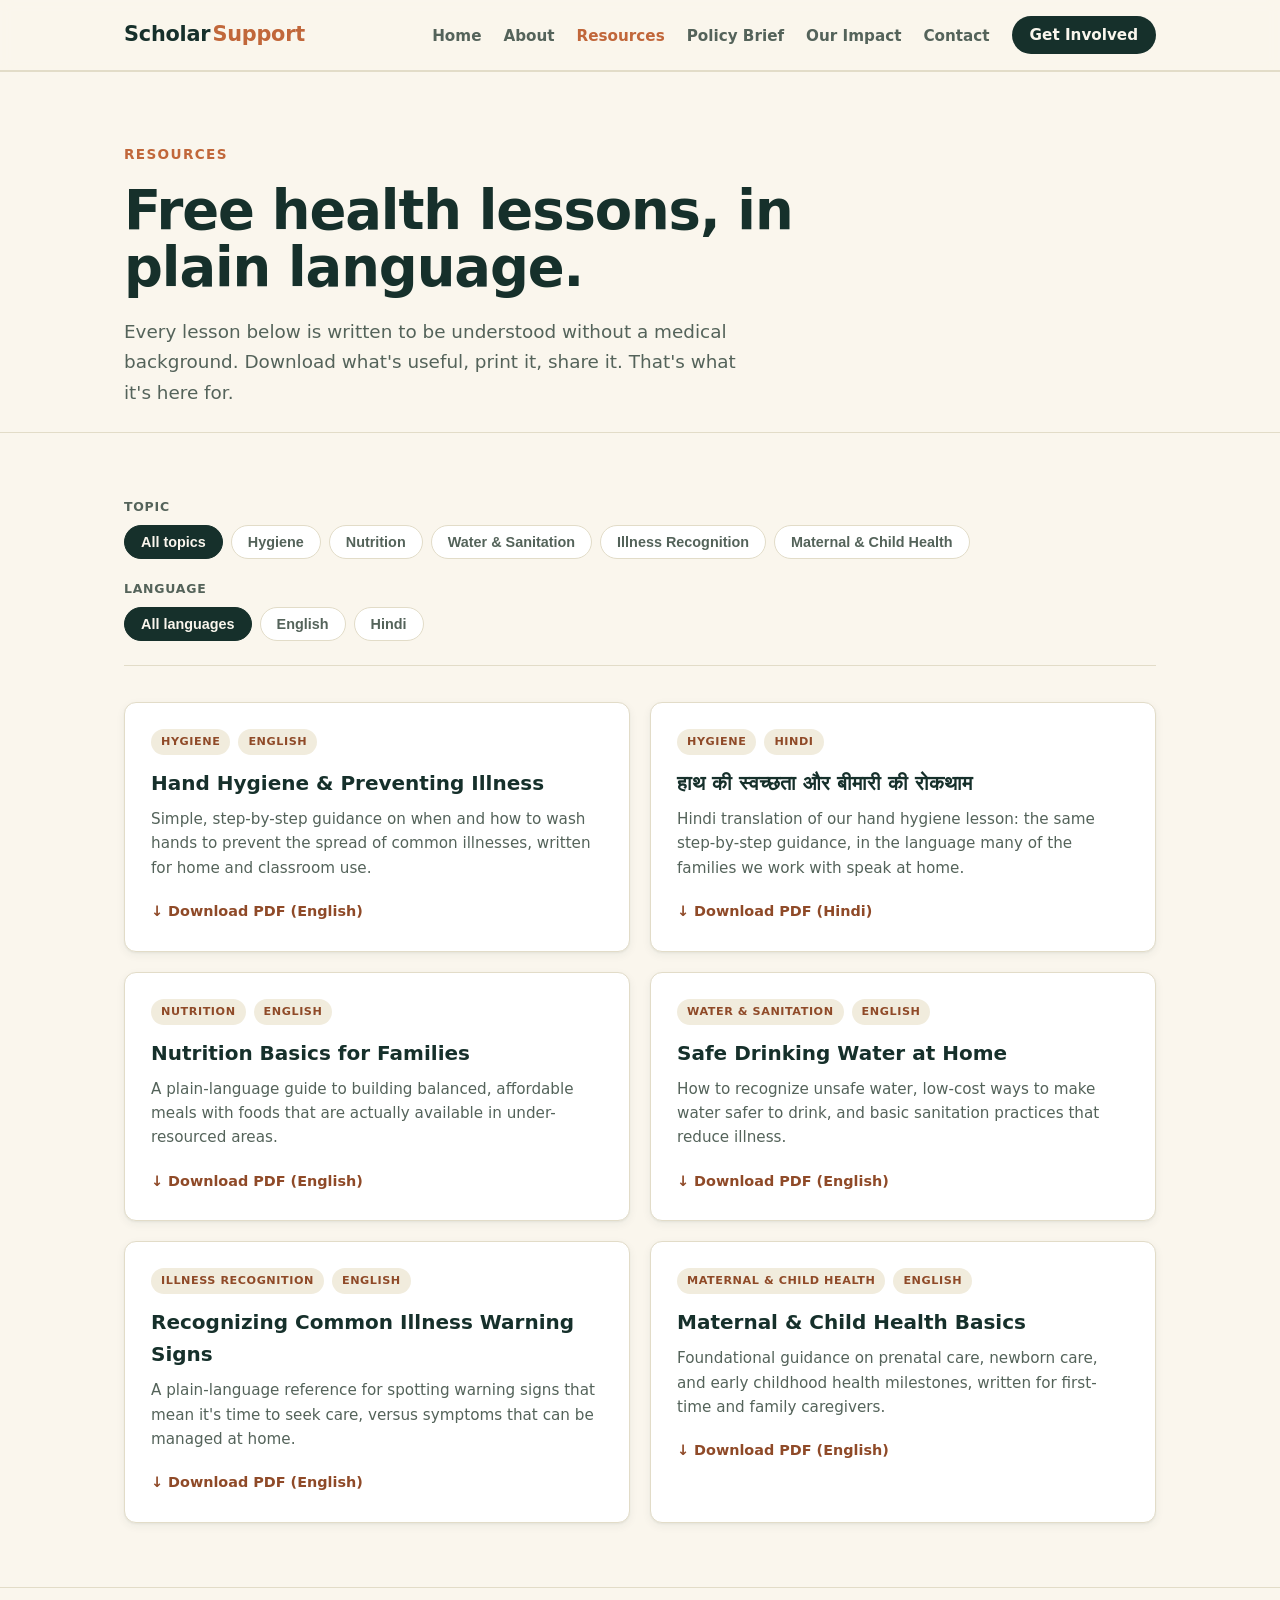
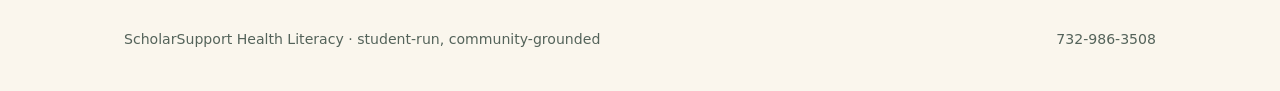
<file: resources.html>
<!DOCTYPE html>
<html lang="en">
<head>
<meta charset="UTF-8">
<meta name="viewport" content="width=device-width, initial-scale=1.0">
<title>Free Health Lessons | ScholarSupport Health Literacy</title>
<meta name="description" content="Download free, plain-language health lessons on hygiene, nutrition, water safety, illness recognition, and maternal & child health. Available in English and Hindi.">
<link rel="canonical" href="https://scholarsupports.org/resources.html">
<meta property="og:type" content="website">
<meta property="og:title" content="Free Health Lessons | ScholarSupport">
<meta property="og:description" content="Plain-language health lessons on hygiene, nutrition, water safety, illness recognition, and maternal & child health.">
<meta property="og:url" content="https://scholarsupports.org/resources.html">
<meta property="og:image" content="https://scholarsupports.org/assets/og-image.svg">
<meta name="twitter:card" content="summary_large_image">
<link rel="stylesheet" href="styles.css?v=3">
<script type="application/ld+json">
{
  "@context": "https://schema.org",
  "@type": "NGO",
  "name": "ScholarSupport",
  "url": "https://scholarsupports.org/",
  "telephone": "+1-732-986-3508"
}
</script>
</head>
<body>
<a href="#main" class="skip-link">Skip to main content</a>

<header class="site-header">
  <div class="nav-inner">
    <a href="index.html" class="brand">Scholar<em>Support</em></a>
    <ul class="nav-links">
      <li><a href="index.html">Home</a></li>
      <li><a href="about.html">About</a></li>
      <li><a href="resources.html" aria-current="page">Resources</a></li>
      <li><a href="policy-brief.html">Policy Brief</a></li>
      <li><a href="stats.html">Our Impact</a></li>
      <li><a href="contact.html">Contact</a></li>
      <li><a href="get-involved.html" class="nav-cta">Get Involved</a></li>
    </ul>
    <button class="hamburger" id="hamburgerBtn" aria-label="Toggle menu" aria-expanded="false" aria-controls="mobileMenu">
      <span></span><span></span><span></span>
    </button>
  </div>
  <div class="mobile-menu" id="mobileMenu">
    <a href="index.html">Home</a>
    <a href="about.html">About</a>
    <a href="resources.html">Resources</a>
    <a href="policy-brief.html">Policy Brief</a>
    <a href="stats.html">Our Impact</a>
    <a href="contact.html">Contact</a>
    <a href="get-involved.html">Get Involved</a>
  </div>
</header>

<main id="main">

<section class="hero" style="padding-bottom:24px;">
  <div class="wrap">
    <div class="eyebrow">Resources</div>
    <h1>Free health lessons, in plain language.</h1>
    <p class="lede">Every lesson below is written to be understood without a medical background. Download what's useful, print it, share it. That's what it's here for.</p>
  </div>
</section>

<section>
  <div class="wrap">

    <div class="filters-bar reveal">
      <div class="filter-group">
        <span class="filter-label" id="topic-label">Topic</span>
        <div class="filter-chips" role="group" aria-labelledby="topic-label" id="topicFilters">
          <button class="filter-chip" aria-pressed="true" data-topic="all">All topics</button>
          <button class="filter-chip" aria-pressed="false" data-topic="hygiene">Hygiene</button>
          <button class="filter-chip" aria-pressed="false" data-topic="nutrition">Nutrition</button>
          <button class="filter-chip" aria-pressed="false" data-topic="water">Water &amp; Sanitation</button>
          <button class="filter-chip" aria-pressed="false" data-topic="illness">Illness Recognition</button>
          <button class="filter-chip" aria-pressed="false" data-topic="maternal">Maternal &amp; Child Health</button>
        </div>
      </div>
      <div class="filter-group">
        <span class="filter-label" id="lang-label">Language</span>
        <div class="filter-chips" role="group" aria-labelledby="lang-label" id="langFilters">
          <button class="filter-chip" aria-pressed="true" data-lang="all">All languages</button>
          <button class="filter-chip" aria-pressed="false" data-lang="english">English</button>
          <button class="filter-chip" aria-pressed="false" data-lang="hindi">Hindi</button>
        </div>
      </div>
    </div>

    <div class="resource-grid" id="resourceGrid">

      <article class="resource-card" data-topic="hygiene" data-lang="english">
        <div class="resource-tags">
          <span class="resource-tag">Hygiene</span>
          <span class="resource-tag">English</span>
        </div>
        <h3>Hand Hygiene &amp; Preventing Illness</h3>
        <p>Simple, step-by-step guidance on when and how to wash hands to prevent the spread of common illnesses, written for home and classroom use.</p>
        <a href="assets/lessons/hand-hygiene-en.pdf" class="resource-download" download>↓ Download PDF (English)</a>
      </article>

      <article class="resource-card" data-topic="hygiene" data-lang="hindi">
        <div class="resource-tags">
          <span class="resource-tag">Hygiene</span>
          <span class="resource-tag">Hindi</span>
        </div>
        <h3>हाथ की स्वच्छता और बीमारी की रोकथाम</h3>
        <p>Hindi translation of our hand hygiene lesson: the same step-by-step guidance, in the language many of the families we work with speak at home.</p>
        <a href="assets/lessons/hand-hygiene-hi.pdf" class="resource-download" download>↓ Download PDF (Hindi)</a>
      </article>

      <article class="resource-card" data-topic="nutrition" data-lang="english">
        <div class="resource-tags">
          <span class="resource-tag">Nutrition</span>
          <span class="resource-tag">English</span>
        </div>
        <h3>Nutrition Basics for Families</h3>
        <p>A plain-language guide to building balanced, affordable meals with foods that are actually available in under-resourced areas.</p>
        <a href="assets/lessons/nutrition-basics-en.pdf" class="resource-download" download>↓ Download PDF (English)</a>
      </article>

      <article class="resource-card" data-topic="water" data-lang="english">
        <div class="resource-tags">
          <span class="resource-tag">Water &amp; Sanitation</span>
          <span class="resource-tag">English</span>
        </div>
        <h3>Safe Drinking Water at Home</h3>
        <p>How to recognize unsafe water, low-cost ways to make water safer to drink, and basic sanitation practices that reduce illness.</p>
        <a href="assets/lessons/safe-water-en.pdf" class="resource-download" download>↓ Download PDF (English)</a>
      </article>

      <article class="resource-card" data-topic="illness" data-lang="english">
        <div class="resource-tags">
          <span class="resource-tag">Illness Recognition</span>
          <span class="resource-tag">English</span>
        </div>
        <h3>Recognizing Common Illness Warning Signs</h3>
        <p>A plain-language reference for spotting warning signs that mean it's time to seek care, versus symptoms that can be managed at home.</p>
        <a href="assets/lessons/illness-warning-signs-en.pdf" class="resource-download" download>↓ Download PDF (English)</a>
      </article>

      <article class="resource-card" data-topic="maternal" data-lang="english">
        <div class="resource-tags">
          <span class="resource-tag">Maternal &amp; Child Health</span>
          <span class="resource-tag">English</span>
        </div>
        <h3>Maternal &amp; Child Health Basics</h3>
        <p>Foundational guidance on prenatal care, newborn care, and early childhood health milestones, written for first-time and family caregivers.</p>
        <a href="assets/lessons/maternal-child-health-en.pdf" class="resource-download" download>↓ Download PDF (English)</a>
      </article>

    </div>

    <div class="empty-state" id="emptyState">No lessons match that combination yet. Try a different topic or language.</div>

  </div>
</section>

</main>

<footer>
  <div class="wrap">
    <div>ScholarSupport Health Literacy · student-run, community-grounded</div>
    <div><a href="tel:+17329863508">732-986-3508</a></div>
  </div>
</footer>

<script src="nav.js"></script>
<script src="resources.js"></script>
</body>
</html>
</file>
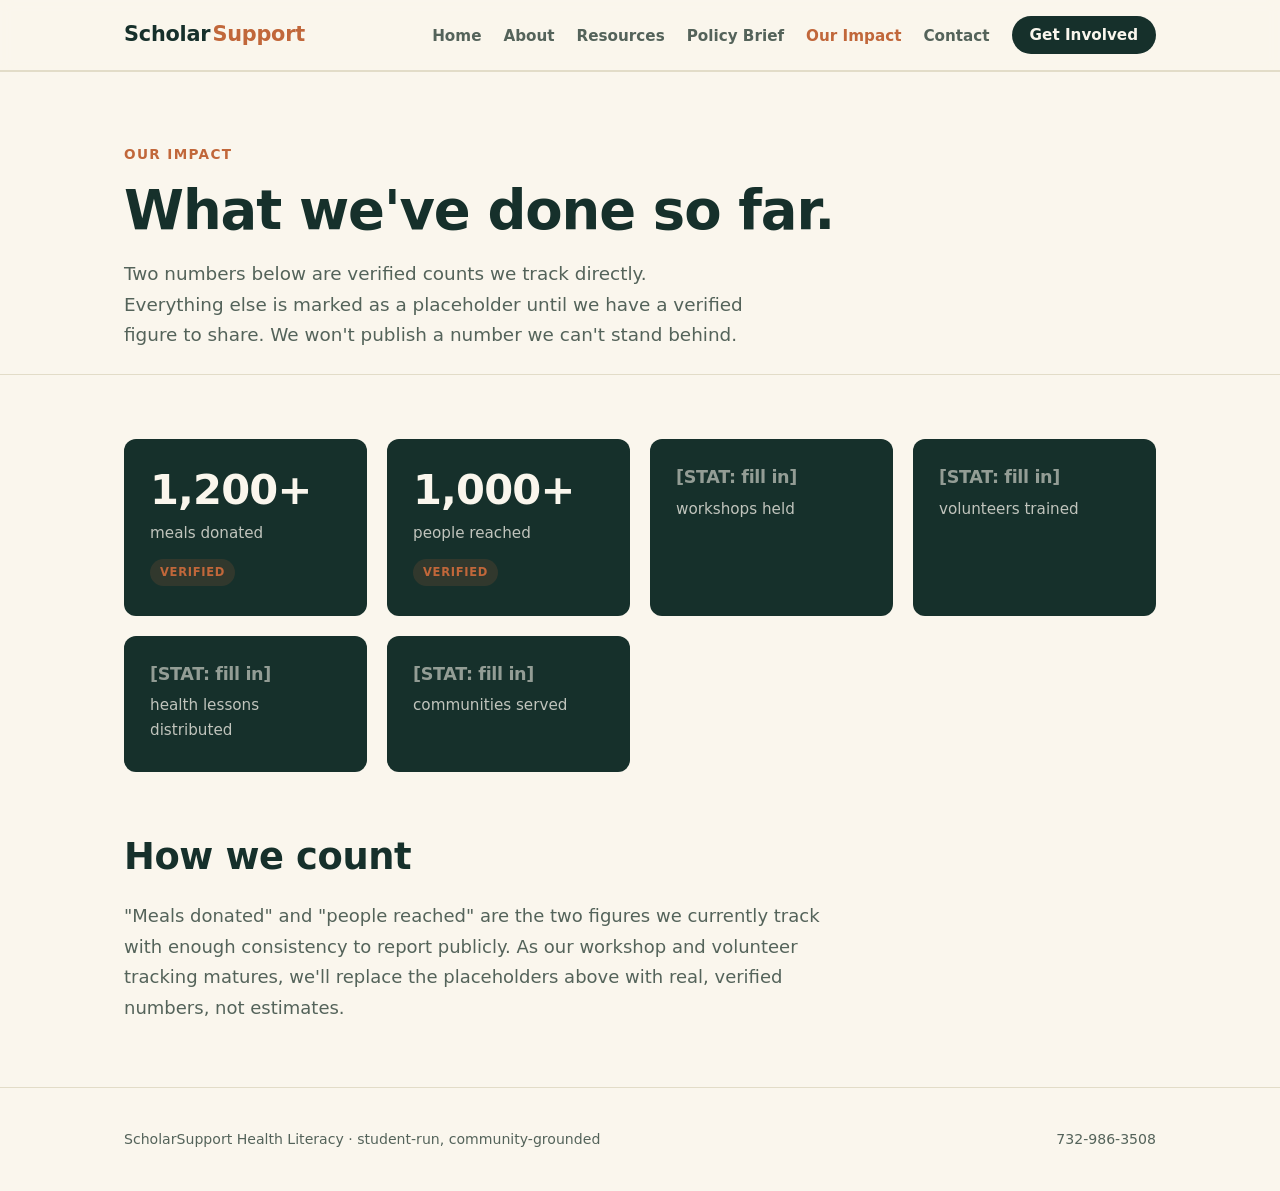
<file: stats.html>
<!DOCTYPE html>
<html lang="en">
<head>
<meta charset="UTF-8">
<meta name="viewport" content="width=device-width, initial-scale=1.0">
<title>Our Impact | ScholarSupport Health Literacy</title>
<meta name="description" content="ScholarSupport's health literacy campaign has donated 1,200+ meals and reached 1,000+ people so far.">
<link rel="canonical" href="https://scholarsupports.org/stats.html">
<meta property="og:type" content="website">
<meta property="og:title" content="Our Impact | ScholarSupport Health Literacy">
<meta property="og:description" content="1,200+ meals donated. 1,000+ people reached.">
<meta property="og:url" content="https://scholarsupports.org/stats.html">
<meta property="og:image" content="https://scholarsupports.org/assets/og-image.svg">
<meta name="twitter:card" content="summary_large_image">
<link rel="stylesheet" href="styles.css?v=3">
<script type="application/ld+json">
{
  "@context": "https://schema.org",
  "@type": "NGO",
  "name": "ScholarSupport",
  "url": "https://scholarsupports.org/",
  "telephone": "+1-732-986-3508"
}
</script>
</head>
<body>
<a href="#main" class="skip-link">Skip to main content</a>

<header class="site-header">
  <div class="nav-inner">
    <a href="index.html" class="brand">Scholar<em>Support</em></a>
    <ul class="nav-links">
      <li><a href="index.html">Home</a></li>
      <li><a href="about.html">About</a></li>
      <li><a href="resources.html">Resources</a></li>
      <li><a href="policy-brief.html">Policy Brief</a></li>
      <li><a href="stats.html" aria-current="page">Our Impact</a></li>
      <li><a href="contact.html">Contact</a></li>
      <li><a href="get-involved.html" class="nav-cta">Get Involved</a></li>
    </ul>
    <button class="hamburger" id="hamburgerBtn" aria-label="Toggle menu" aria-expanded="false" aria-controls="mobileMenu">
      <span></span><span></span><span></span>
    </button>
  </div>
  <div class="mobile-menu" id="mobileMenu">
    <a href="index.html">Home</a>
    <a href="about.html">About</a>
    <a href="resources.html">Resources</a>
    <a href="policy-brief.html">Policy Brief</a>
    <a href="stats.html">Our Impact</a>
    <a href="contact.html">Contact</a>
    <a href="get-involved.html">Get Involved</a>
  </div>
</header>

<main id="main">

<section class="hero" style="padding-bottom:24px;">
  <div class="wrap">
    <div class="eyebrow">Our Impact</div>
    <h1>What we've done so far.</h1>
    <p class="lede">Two numbers below are verified counts we track directly. Everything else is marked as a placeholder until we have a verified figure to share. We won't publish a number we can't stand behind.</p>
  </div>
</section>

<section>
  <div class="wrap">
    <div class="stat-grid reveal">
      <div class="stat-card">
        <div class="stat-num">1,200+</div>
        <div class="stat-label">meals donated</div>
        <div class="stat-verified">Verified</div>
      </div>
      <div class="stat-card">
        <div class="stat-num">1,000+</div>
        <div class="stat-label">people reached</div>
        <div class="stat-verified">Verified</div>
      </div>
      <div class="stat-card">
        <div class="stat-num tbd">[STAT: fill in]</div>
        <div class="stat-label">workshops held</div>
      </div>
      <div class="stat-card">
        <div class="stat-num tbd">[STAT: fill in]</div>
        <div class="stat-label">volunteers trained</div>
      </div>
      <div class="stat-card">
        <div class="stat-num tbd">[STAT: fill in]</div>
        <div class="stat-label">health lessons distributed</div>
      </div>
      <div class="stat-card">
        <div class="stat-num tbd">[STAT: fill in]</div>
        <div class="stat-label">communities served</div>
      </div>
    </div>

    <div class="about-block reveal" style="margin-top:56px;">
      <h2>How we count</h2>
      <p>"Meals donated" and "people reached" are the two figures we currently track with enough consistency to report publicly. As our workshop and volunteer tracking matures, we'll replace the placeholders above with real, verified numbers, not estimates.</p>
    </div>
  </div>
</section>

</main>

<footer>
  <div class="wrap">
    <div>ScholarSupport Health Literacy · student-run, community-grounded</div>
    <div><a href="tel:+17329863508">732-986-3508</a></div>
  </div>
</footer>

<script src="nav.js"></script>
</body>
</html>
</file>
<file: styles.css>
/* ===========================================================
   ScholarSupport Health Literacy: shared stylesheet
   Restrained palette: deep pine ink, warm cream paper, terracotta accent.
   System font stack only. 0KB of web fonts.
   =========================================================== */
:root{
  --ink:#16302B;
  --paper:#FAF6ED;
  --panel:#FFFFFF;
  --panel-2:#F1ECDD;
  --text:#182620;
  --text-dim:#54635A;
  --accent:#C1673A;
  --accent-dim:#8F4A28;
  --line:#E2DCC8;
  --focus:#1B5E4A;
  --shadow-sm:0 1px 2px rgba(22,48,43,0.05), 0 3px 10px rgba(22,48,43,0.06);
  --shadow-md:0 4px 14px rgba(22,48,43,0.07), 0 14px 32px rgba(22,48,43,0.09);
}
*{box-sizing:border-box; margin:0; padding:0;}
html{scroll-behavior:smooth;}
body{
  background:var(--paper);
  color:var(--text);
  font-family:system-ui, -apple-system, "Segoe UI", Roboto, Helvetica, Arial, sans-serif;
  font-size:18px;
  line-height:1.6;
  overflow-x:hidden;
}
.wrap{ max-width:1080px; margin:0 auto; padding:0 24px; }
a{ color:inherit; }
img{ max-width:100%; display:block; }
ul{ list-style:none; }

/* Visible focus states everywhere (WCAG AA) */
a:focus-visible, button:focus-visible, input:focus-visible, select:focus-visible,
textarea:focus-visible, summary:focus-visible{
  outline:3px solid var(--focus);
  outline-offset:2px;
  border-radius:2px;
}

/* Skip link */
.skip-link{
  position:absolute; left:-9999px; top:0; z-index:999;
  background:var(--ink); color:var(--paper); padding:14px 20px;
  font-weight:600; text-decoration:none; border-radius:0 0 6px 0;
}
.skip-link:focus{ left:0; }

/* ---------- NAV ---------- */
header.site-header{
  position:sticky; top:0; z-index:50;
  background:rgba(250,246,237,0.95);
  backdrop-filter:blur(6px);
  border-bottom:1px solid var(--line);
}
.nav-inner{
  display:flex; align-items:center; justify-content:space-between;
  padding:16px 24px; max-width:1080px; margin:0 auto; position:relative;
}
.brand{
  font-size:1.3rem; font-weight:800; letter-spacing:-0.01em;
  color:var(--ink); text-decoration:none; display:flex; align-items:baseline; gap:2px;
}
.brand em{ color:var(--accent); font-style:normal; }

.nav-links{ display:flex; align-items:center; gap:22px; flex-wrap:nowrap; }
.nav-links a{
  color:var(--text-dim); text-decoration:none; font-size:0.95rem; font-weight:600;
  white-space:nowrap; transition:color .2s;
}
.nav-links a:hover, .nav-links a[aria-current="page"]{ color:var(--accent); }
.nav-cta{
  display:inline-flex; align-items:center; height:38px; padding:0 18px;
  border-radius:999px; background:var(--ink); color:var(--paper) !important;
  font-weight:700; transition:background .2s;
}
.nav-cta:hover{ background:var(--accent); }

.hamburger{
  display:none; flex-direction:column; justify-content:center; gap:5px;
  width:40px; height:40px; background:none; border:1px solid var(--line);
  border-radius:8px; cursor:pointer; padding:0;
}
.hamburger span{ display:block; width:20px; height:2px; margin:0 auto; background:var(--ink); transition:transform .2s ease, opacity .2s ease; }
.hamburger.open span:nth-child(1){ transform:translateY(7px) rotate(45deg); }
.hamburger.open span:nth-child(2){ opacity:0; }
.hamburger.open span:nth-child(3){ transform:translateY(-7px) rotate(-45deg); }

.mobile-menu{ display:none; flex-direction:column; border-top:1px solid var(--line); background:var(--panel); }
.mobile-menu.open{ display:flex; }
.mobile-menu a{
  color:var(--text-dim); text-decoration:none; font-size:1.05rem; font-weight:600;
  padding:16px 24px; border-top:1px solid var(--line);
}
.mobile-menu a:first-child{ border-top:none; }
.mobile-menu a:hover{ color:var(--accent); }

@media (max-width:820px){
  .nav-links{ display:none; }
  .hamburger{ display:flex; }
}

/* ---------- HERO ---------- */
.hero{ padding:72px 0 56px; }
.eyebrow{
  font-size:0.85rem; font-weight:700; text-transform:uppercase; letter-spacing:0.1em;
  color:var(--accent); margin-bottom:16px;
}
h1{
  font-size:clamp(2.3rem, 5vw, 3.4rem); font-weight:800; line-height:1.06;
  letter-spacing:-0.02em; color:var(--ink); max-width:820px;
}
h1 em{ font-style:normal; color:var(--accent); }
.lede{ font-size:1.15rem; color:var(--text-dim); max-width:620px; margin-top:20px; line-height:1.65; }

.cta-row{ display:flex; gap:14px; flex-wrap:wrap; margin-top:32px; }
.btn{
  display:inline-flex; align-items:center; height:50px; padding:0 26px;
  border-radius:999px; background:var(--ink); color:var(--paper); font-weight:700;
  font-size:1rem; text-decoration:none; border:1px solid var(--ink); cursor:pointer;
  transition:background .2s, transform .2s, box-shadow .2s;
}
.btn:hover{ background:var(--accent); border-color:var(--accent); transform:translateY(-2px); box-shadow:var(--shadow-md); }
.btn-outline{ background:none; color:var(--ink); border:1px solid var(--line); }
.btn-outline:hover{ background:var(--panel-2); border-color:var(--ink); transform:translateY(-2px); }

/* ---------- SECTION GENERIC ---------- */
section{ padding:64px 0; border-top:1px solid var(--line); }
.section-head{ margin-bottom:40px; max-width:680px; }
h2{ font-size:clamp(1.7rem, 3vw, 2.3rem); font-weight:800; color:var(--ink); letter-spacing:-0.01em; }
h3{ font-size:1.25rem; font-weight:700; color:var(--ink); }
.section-sub{ color:var(--text-dim); font-size:1.05rem; margin-top:14px; line-height:1.65; }

/* ---------- PILLAR / FEATURE CARDS ---------- */
.pillars{ display:grid; grid-template-columns:repeat(3, 1fr); gap:22px; }
@media (max-width:800px){ .pillars{ grid-template-columns:1fr; } }
.pillar{
  background:var(--panel); border:1px solid var(--line); border-radius:12px;
  padding:28px; box-shadow:var(--shadow-sm); transition:transform .2s, box-shadow .2s;
}
.pillar:hover{ transform:translateY(-3px); box-shadow:var(--shadow-md); }
.pillar-icon{
  width:44px; height:44px; border-radius:10px; background:var(--panel-2);
  display:flex; align-items:center; justify-content:center; margin-bottom:16px;
}
.pillar-icon svg{ width:22px; height:22px; stroke:var(--accent); fill:none; stroke-width:1.8; }
.pillar p{ color:var(--text-dim); font-size:0.98rem; margin-top:8px; line-height:1.6; }

/* ---------- STATS ---------- */
.stat-grid{ display:grid; grid-template-columns:repeat(auto-fit, minmax(220px, 1fr)); gap:20px; }
.stat-card{
  background:var(--ink); color:var(--paper); border-radius:12px; padding:30px 26px;
}
.stat-num{ font-size:2.6rem; font-weight:800; letter-spacing:-0.02em; line-height:1; color:var(--paper); }
.stat-num.tbd{ font-size:1.1rem; font-weight:700; opacity:0.55; }
.stat-label{ font-size:0.95rem; color:rgba(250,246,237,0.75); margin-top:10px; }
.stat-verified{
  display:inline-block; margin-top:14px; font-size:0.72rem; font-weight:700;
  text-transform:uppercase; letter-spacing:0.06em; color:var(--accent);
  background:rgba(193,103,58,0.16); padding:4px 10px; border-radius:999px;
}

/* ---------- CTA BANNER ---------- */
.cta-banner{
  background:var(--panel-2); border-radius:14px; padding:44px 40px;
  display:flex; justify-content:space-between; align-items:center; gap:28px; flex-wrap:wrap;
}
.cta-banner h2{ font-size:1.6rem; max-width:420px; }
.cta-banner p{ color:var(--text-dim); max-width:380px; margin-top:8px; }

/* ---------- ABOUT PAGE ---------- */
.about-block{ max-width:720px; margin-bottom:44px; }
.about-block:last-child{ margin-bottom:0; }
.about-block h2{ margin-bottom:14px; }
.about-block p{ color:var(--text-dim); margin-bottom:14px; line-height:1.7; }
.about-block p:last-child{ margin-bottom:0; }
.partner-note{
  margin-top:20px; padding:20px 22px; border-left:3px solid var(--accent);
  background:var(--panel); border-radius:0 10px 10px 0; box-shadow:var(--shadow-sm);
}
.partner-note p{ color:var(--text-dim); margin:0; }

/* ---------- RESOURCES ---------- */
.filters-bar{
  display:flex; gap:20px; flex-wrap:wrap; margin-bottom:36px; padding-bottom:24px; border-bottom:1px solid var(--line);
}
.filter-group{ display:flex; flex-direction:column; gap:8px; }
.filter-group legend, .filter-group .filter-label{
  font-size:0.78rem; font-weight:700; text-transform:uppercase; letter-spacing:0.06em; color:var(--text-dim);
}
.filter-chips{ display:flex; gap:8px; flex-wrap:wrap; }
.filter-chip{
  background:var(--panel); border:1px solid var(--line); border-radius:999px;
  padding:8px 16px; font-size:0.9rem; font-weight:600; color:var(--text-dim);
  cursor:pointer; transition:all .15s;
}
.filter-chip:hover{ border-color:var(--accent); color:var(--ink); }
.filter-chip[aria-pressed="true"]{ background:var(--ink); border-color:var(--ink); color:var(--paper); }

.resource-grid{ display:grid; grid-template-columns:repeat(2, 1fr); gap:20px; }
@media (max-width:760px){ .resource-grid{ grid-template-columns:1fr; } }
.resource-card{
  background:var(--panel); border:1px solid var(--line); border-radius:12px;
  padding:26px; box-shadow:var(--shadow-sm); transition:transform .2s, box-shadow .2s;
}
.resource-card:hover{ transform:translateY(-3px); box-shadow:var(--shadow-md); }
.resource-card.hidden{ display:none; }
.resource-tags{ display:flex; gap:8px; flex-wrap:wrap; margin-bottom:12px; }
.resource-tag{
  font-size:0.7rem; font-weight:700; text-transform:uppercase; letter-spacing:0.05em;
  padding:4px 10px; border-radius:999px; background:var(--panel-2); color:var(--accent-dim);
}
.resource-card h3{ margin-bottom:8px; }
.resource-card p{ color:var(--text-dim); font-size:0.95rem; margin-bottom:16px; line-height:1.6; }
.resource-download{
  display:inline-flex; align-items:center; gap:8px; font-size:0.9rem; font-weight:700;
  color:var(--accent-dim); text-decoration:none;
}
.resource-download:hover{ text-decoration:underline; }
.resource-placeholder-note{ font-size:0.72rem; color:var(--text-dim); margin-top:6px; font-style:italic; }
.empty-state{ text-align:center; padding:50px 20px; color:var(--text-dim); display:none; }
.empty-state.show{ display:block; }

/* ---------- FORMS ---------- */
.form-card{
  background:var(--panel); border:1px solid var(--line); border-radius:14px;
  padding:36px; box-shadow:var(--shadow-md); max-width:640px;
}
.field{ margin-bottom:20px; }
.field label{ display:block; font-size:0.9rem; font-weight:700; color:var(--ink); margin-bottom:8px; }
.field .hint{ font-size:0.82rem; color:var(--text-dim); margin-top:6px; }
.field input[type="text"], .field input[type="email"], .field input[type="tel"],
.field select, .field textarea{
  width:100%; background:var(--paper); border:1px solid var(--line); color:var(--text);
  padding:13px 15px; border-radius:8px; font-size:1rem; font-family:inherit;
}
.field select{ cursor:pointer; }
.field textarea{ resize:vertical; min-height:120px; }
.field input:focus-visible, .field select:focus-visible, .field textarea:focus-visible{
  border-color:var(--focus);
}
fieldset{ border:none; padding:0; margin:0 0 20px; }
fieldset legend{ font-size:0.9rem; font-weight:700; color:var(--ink); margin-bottom:10px; padding:0; }
.radio-row{ display:flex; gap:18px; flex-wrap:wrap; }
.radio-option{ display:flex; align-items:center; gap:8px; font-size:0.95rem; color:var(--text); }
.radio-option input{ width:auto; accent-color:var(--accent); }
.hp-field{ position:absolute; left:-9999px; top:-9999px; }
.form-status{ margin-top:16px; font-size:0.92rem; font-weight:600; min-height:1.2em; }
.form-status.success{ color:#1B5E4A; }
.form-status.error{ color:#A13F2E; }
.fallback-note{ margin-top:24px; padding-top:20px; border-top:1px solid var(--line); font-size:0.9rem; color:var(--text-dim); }
.fallback-note a{ color:var(--accent-dim); font-weight:700; text-decoration:none; }
.fallback-note a:hover{ text-decoration:underline; }

/* ---------- CONTACT ---------- */
.contact-grid{ display:grid; grid-template-columns:1fr 1fr; gap:40px; }
@media (max-width:760px){ .contact-grid{ grid-template-columns:1fr; } }
.contact-item{
  background:var(--panel); border:1px solid var(--line); border-radius:12px;
  padding:26px; box-shadow:var(--shadow-sm); margin-bottom:16px;
}
.contact-item .label{ font-size:0.78rem; font-weight:700; text-transform:uppercase; letter-spacing:0.06em; color:var(--text-dim); margin-bottom:8px; }
.contact-item .value{ font-size:1.3rem; font-weight:800; color:var(--ink); }
.contact-item .value a{ color:var(--ink); text-decoration:none; }
.contact-item .value a:hover{ color:var(--accent); }

/* ---------- FOOTER ---------- */
footer{ border-top:1px solid var(--line); padding:40px 0; color:var(--text-dim); font-size:0.88rem; }
footer .wrap{ display:flex; justify-content:space-between; flex-wrap:wrap; gap:12px; }
footer a{ color:var(--text-dim); text-decoration:none; }
footer a:hover{ color:var(--accent); }

/* ---------- FOUNDER ---------- */
.founder-card{
  background:var(--panel); border:1px solid var(--line); border-radius:16px;
  padding:40px; box-shadow:var(--shadow-md); max-width:720px;
}
.founder-header{ display:flex; align-items:center; gap:20px; margin-bottom:28px; }
.founder-photo{
  width:84px; height:84px; border-radius:50%; object-fit:cover; object-position:top center;
  flex-shrink:0; border:3px solid var(--panel); box-shadow:0 0 0 1px var(--line), var(--shadow-sm);
}
.founder-name{ font-size:1.15rem; font-weight:800; color:var(--ink); letter-spacing:-0.01em; }
.founder-role{ font-size:0.8rem; font-weight:700; text-transform:uppercase; letter-spacing:0.06em; color:var(--accent); margin-top:3px; }
.founder-quote{
  margin:0; border-left:3px solid var(--accent); padding-left:22px;
}
.founder-quote p{ color:var(--text); font-size:1.15rem; font-style:italic; line-height:1.7; }

/* ---------- 404 ---------- */
.error-page{ padding:120px 0; text-align:center; }
.error-page .code{ font-size:5rem; font-weight:800; color:var(--accent); line-height:1; }

.reveal{ opacity:0; transform:translateY(14px); transition:opacity .6s ease, transform .6s ease; }
.reveal.in{ opacity:1; transform:translateY(0); }
</file>
